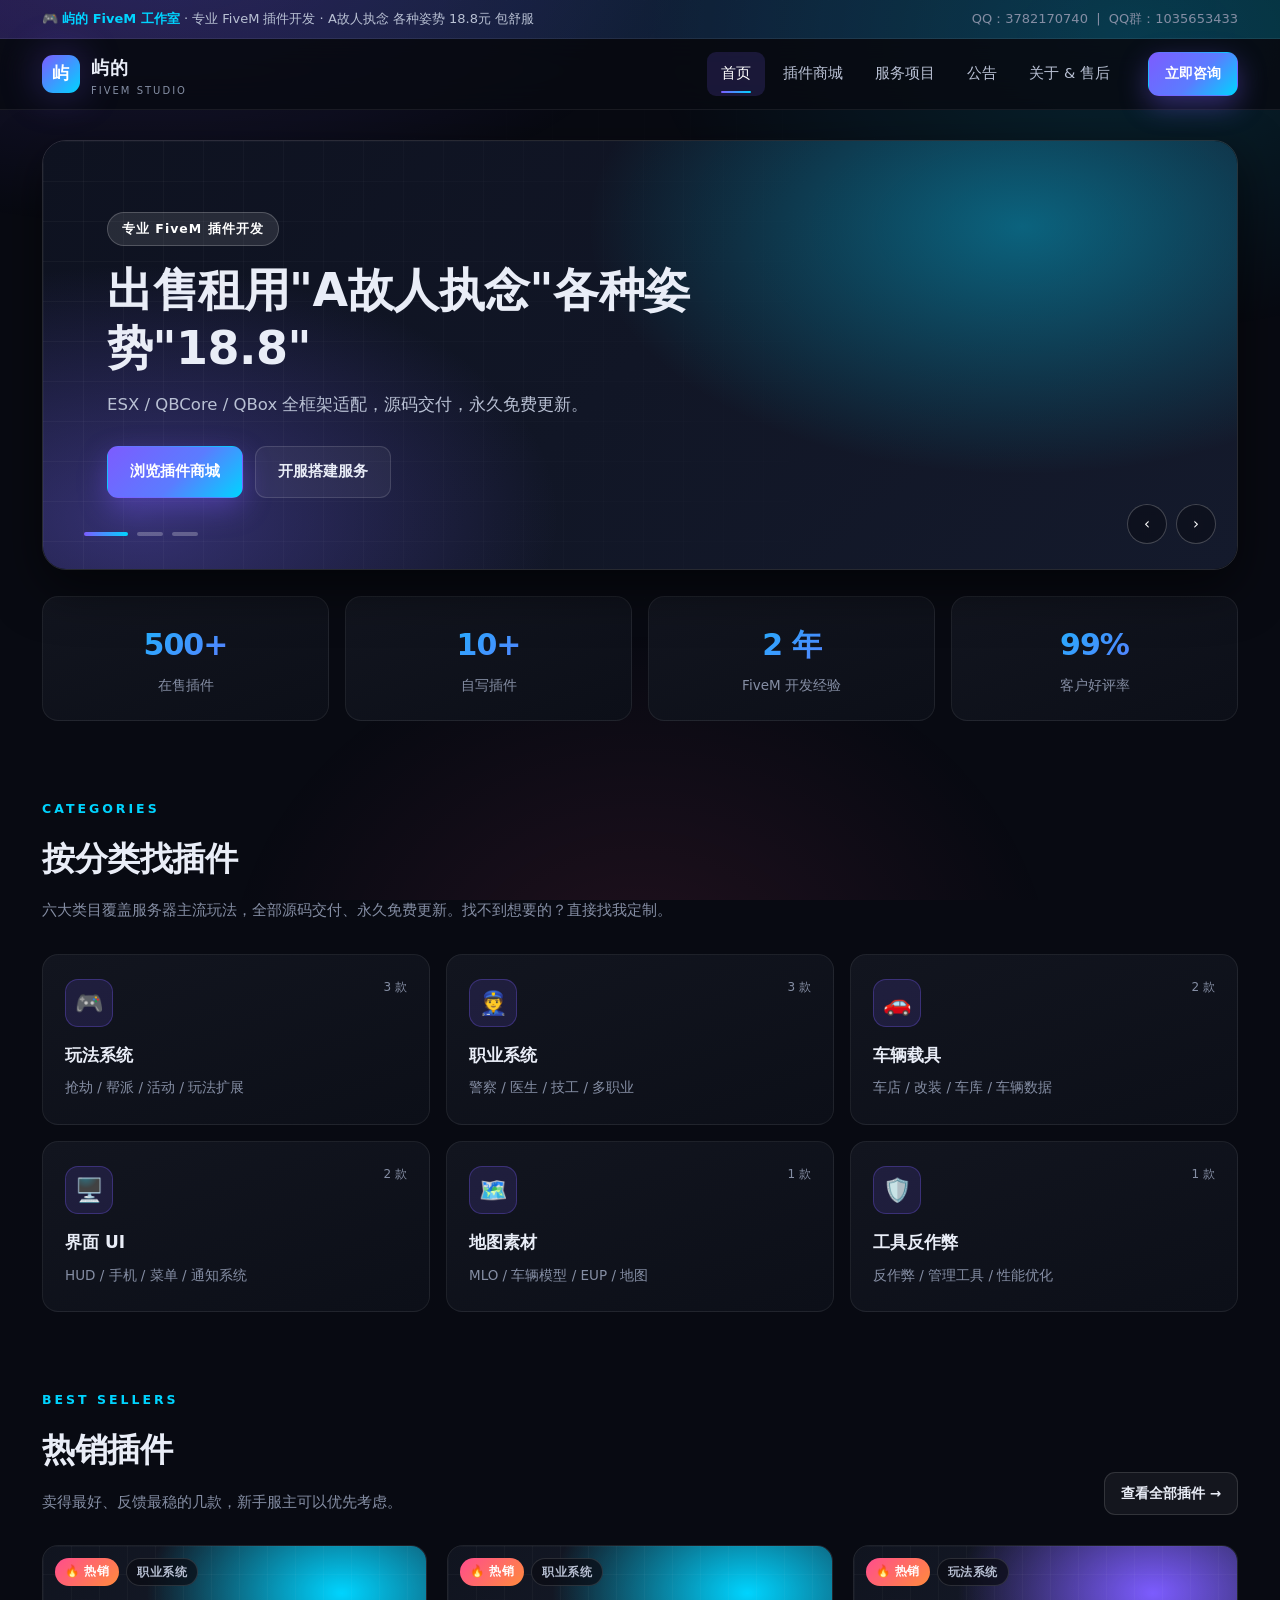
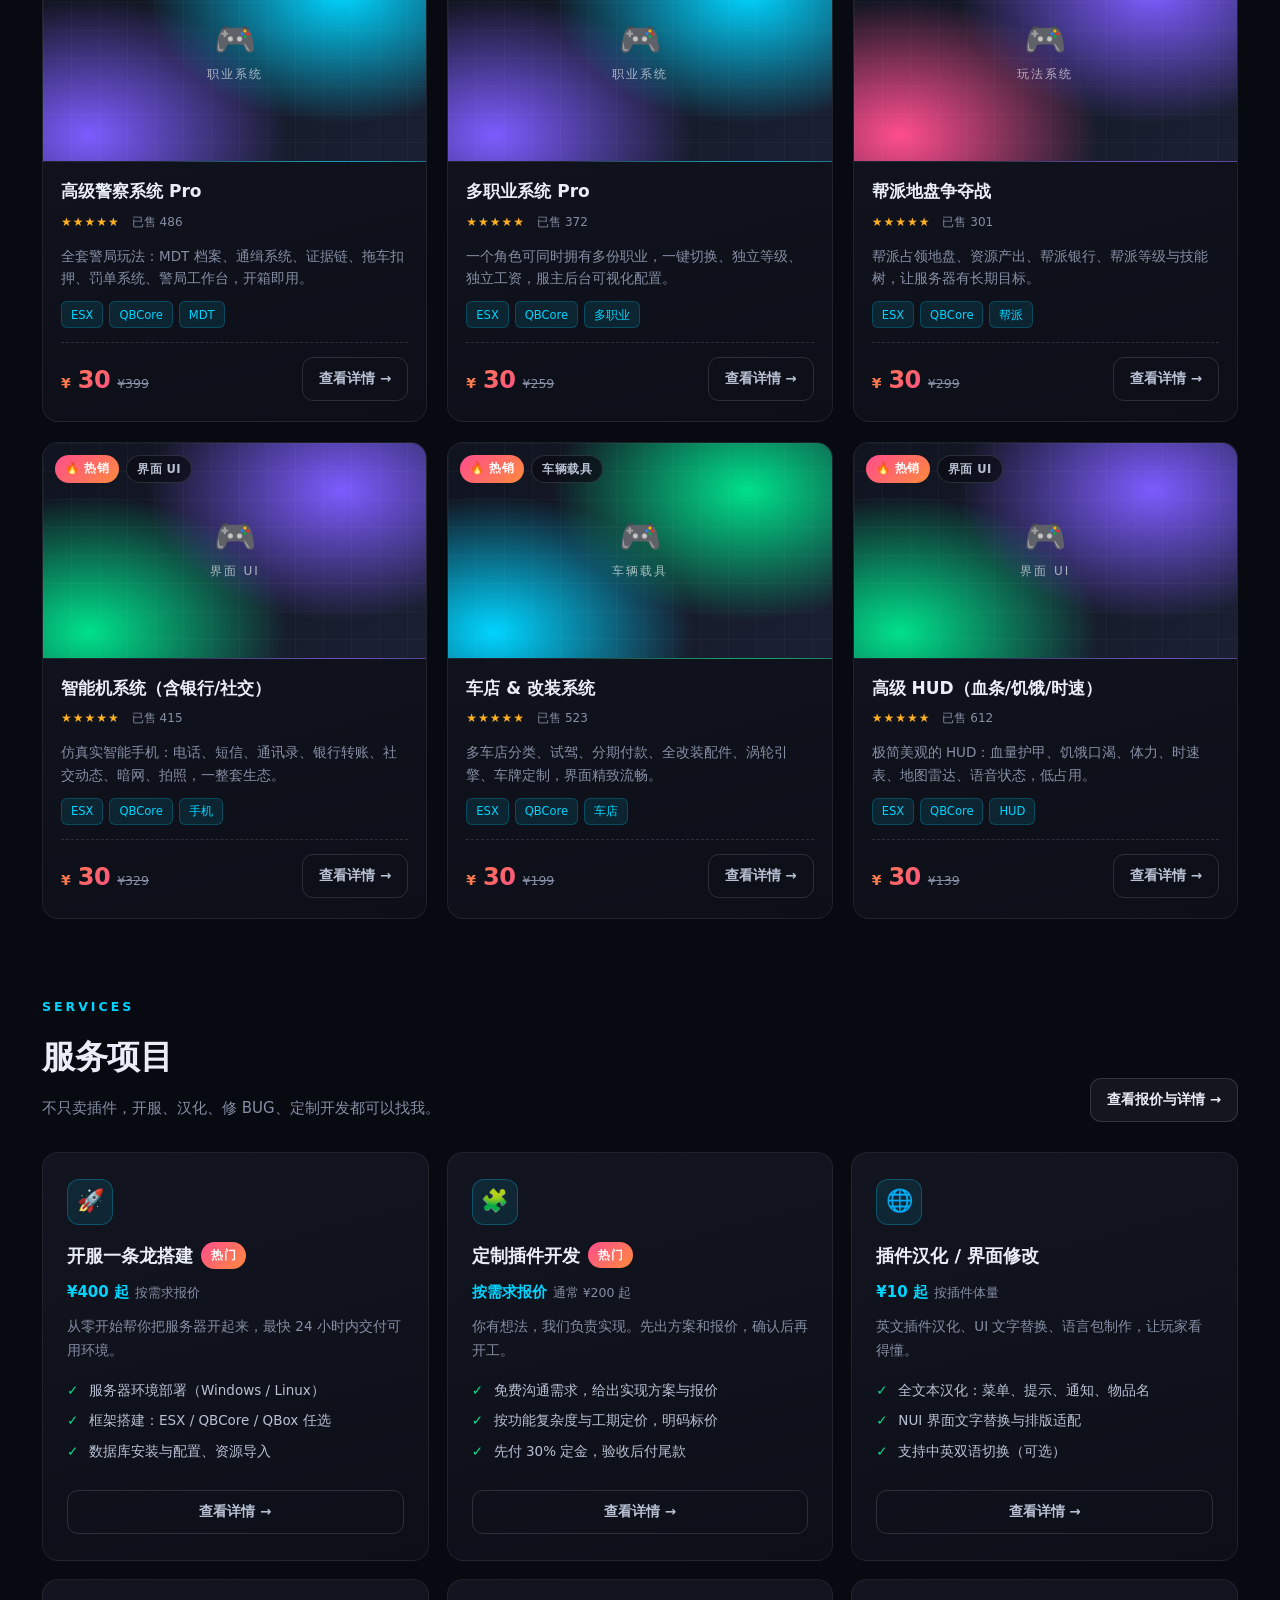
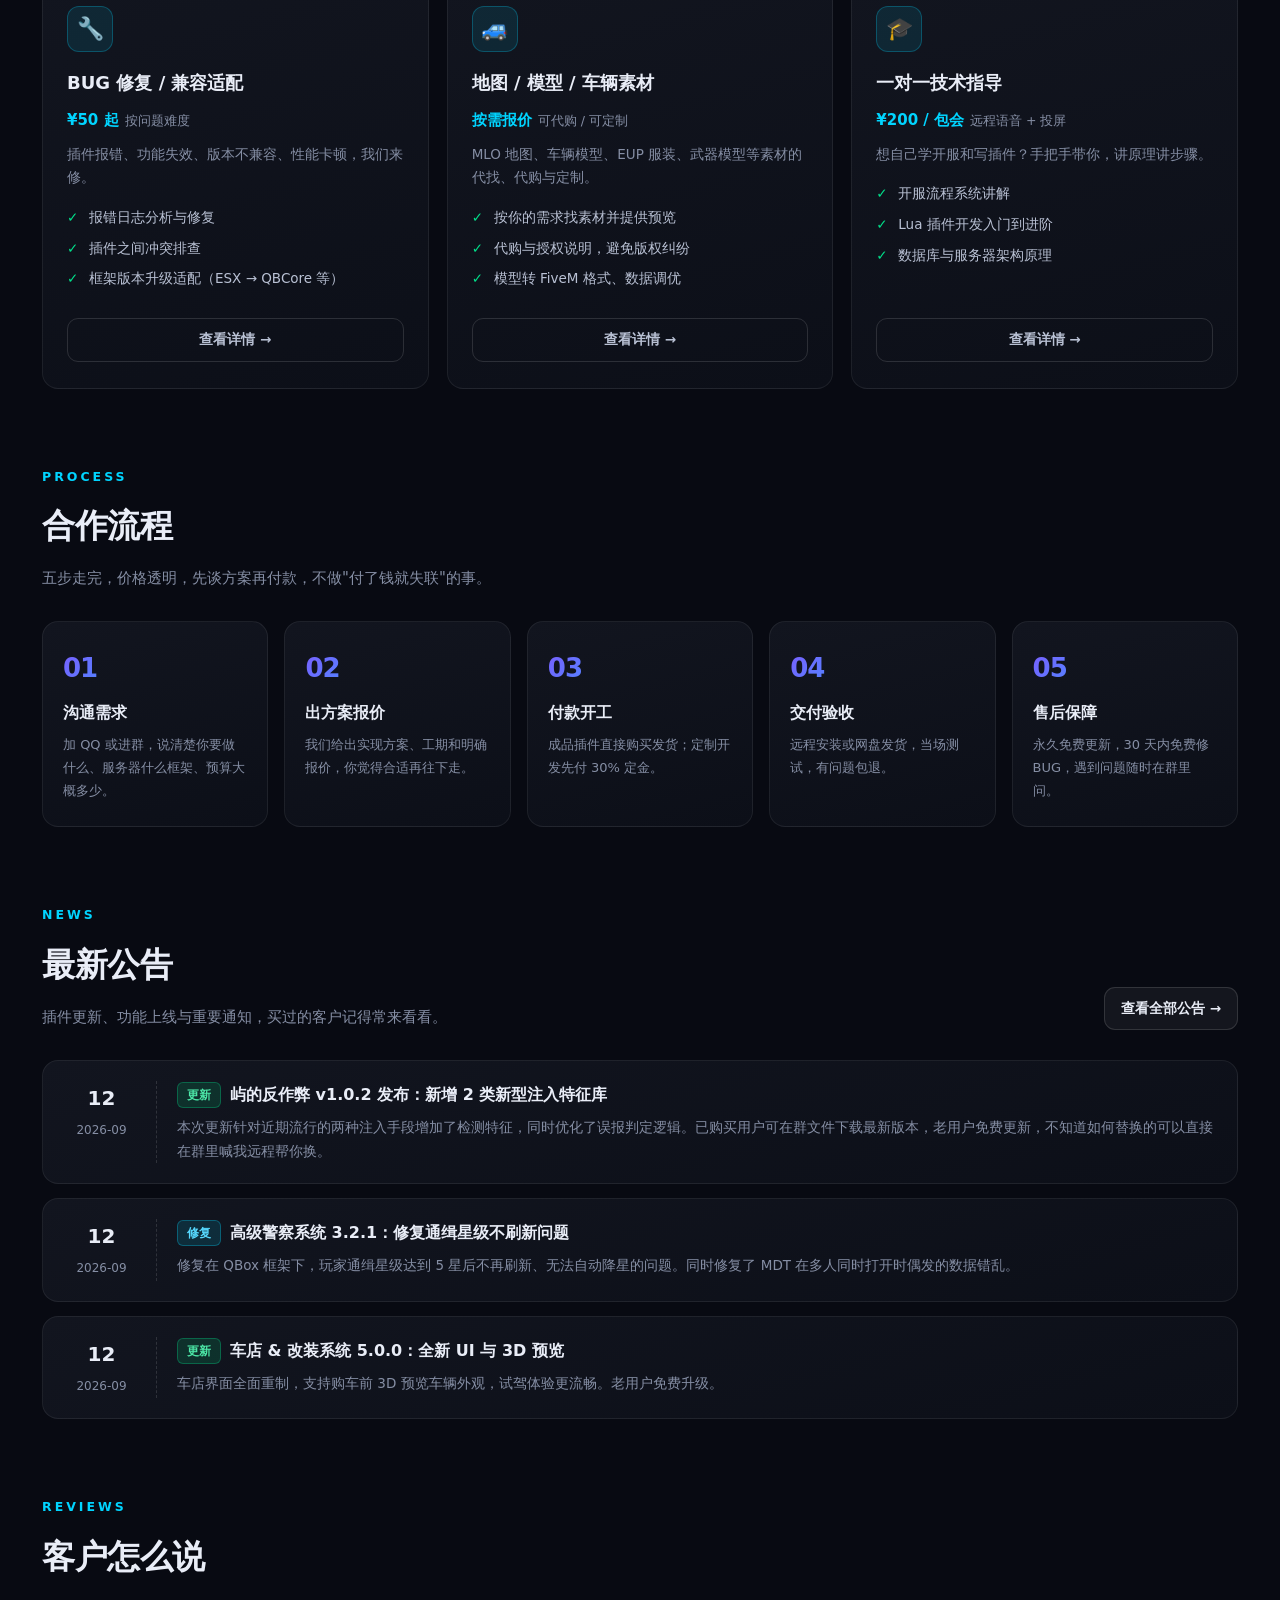
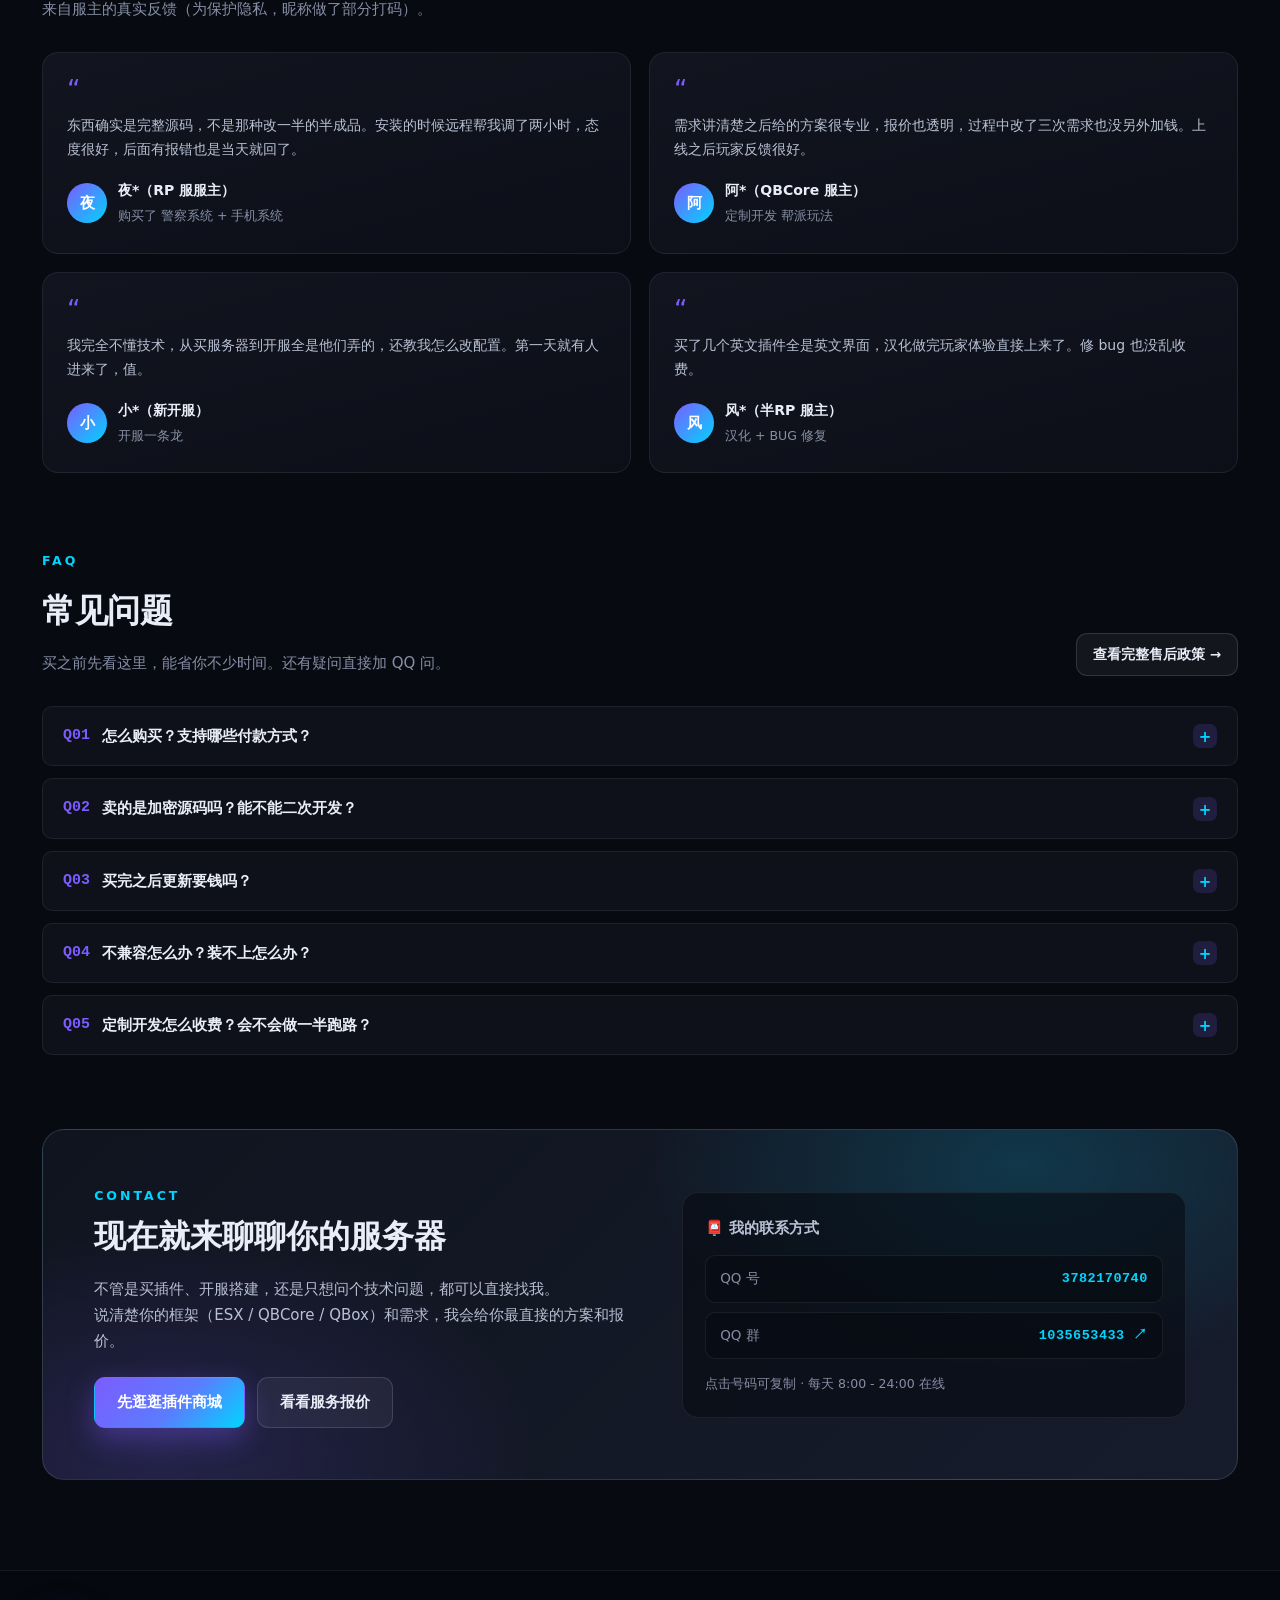
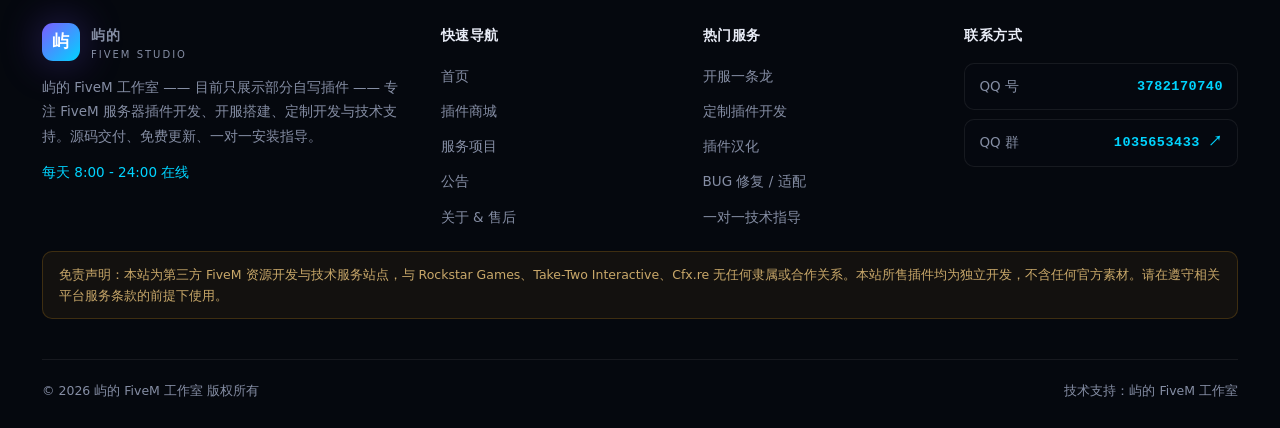
<file: 上传用/index.html>
<!DOCTYPE html>
<html lang="zh-CN">
<head>
<meta charset="UTF-8">
<meta name="viewport" content="width=device-width, initial-scale=1">
<title>屿的 FiveM 工作室 - FiveM 插件开发 | A.故人执念/.18.8一次 | 定制开发</title>
<meta name="description" content="屿的 FiveM 工作室：专业 FiveM 插件开发与售卖，支持 ESX / QBCore / QBox 全框架。提供开服一条龙搭建、定制插件开发、插件汉化、BUG 修复、地图模型素材与一对一技术指导。源码交付，永久免费更新。">
<meta name="keywords" content="FiveM插件,FiveM开服,Fivem服务器,QBCore插件,ESX插件,Fivem定制开发,Fivem汉化,FiveM插件购买">
<meta property="og:title" content="屿的 FiveM 工作室 - 专业 FiveM 插件开发与开服服务">
<meta property="og:description" content="ESX / QBCore / QBox 全框架插件，源码交付，永久免费更新，一对一远程安装。">
<meta property="og:type" content="website">
<link rel="icon" href="data:image/svg+xml,<svg xmlns='http://www.w3.org/2000/svg' viewBox='0 0 100 100'><rect width='100' height='100' rx='24' fill='%237c5cff'/><text x='50' y='70' font-size='58' text-anchor='middle' fill='white' font-family='sans-serif' font-weight='bold'>屿</text></svg>">
<link rel="stylesheet" href="assets/css/style.css">
</head>
<body data-page="home">
<div class="page">

  <div id="app-header"></div>

  <main>
    <!-- 轮播大图 -->
    <section class="slider" id="slider"></section>

    <!-- 数据 -->
    <div class="stats" id="stats"></div>

    <!-- 分类导航 -->
    <section class="section">
      <div class="container">
        <div class="section-head">
          <span class="kicker">CATEGORIES</span>
          <h2>按分类找插件</h2>
          <p>六大类目覆盖服务器主流玩法，全部源码交付、永久免费更新。找不到想要的？直接找我定制。</p>
        </div>
        <div class="cat-grid" id="cats"></div>
      </div>
    </section>

    <!-- 热门插件 -->
    <section class="section">
      <div class="container">
        <div class="section-head between">
          <div>
            <span class="kicker">BEST SELLERS</span>
            <h2>热销插件</h2>
            <p>卖得最好、反馈最稳的几款，新手服主可以优先考虑。</p>
          </div>
          <a class="btn btn-ghost btn-sm" href="plugins.html">查看全部插件 →</a>
        </div>
        <div class="plugin-grid" id="hot-plugins"></div>
      </div>
    </section>

    <!-- 服务项目 -->
    <section class="section">
      <div class="container">
        <div class="section-head between">
          <div>
            <span class="kicker">SERVICES</span>
            <h2>服务项目</h2>
            <p>不只卖插件，开服、汉化、修 BUG、定制开发都可以找我。</p>
          </div>
          <a class="btn btn-ghost btn-sm" href="services.html">查看报价与详情 →</a>
        </div>
        <div class="service-grid" id="services"></div>
      </div>
    </section>

    <!-- 服务流程 -->
    <section class="section">
      <div class="container">
        <div class="section-head">
          <span class="kicker">PROCESS</span>
          <h2>合作流程</h2>
          <p>五步走完，价格透明，先谈方案再付款，不做"付了钱就失联"的事。</p>
        </div>
        <div class="steps" id="steps"></div>
      </div>
    </section>

    <!-- 公告 -->
    <section class="section">
      <div class="container">
        <div class="section-head between">
          <div>
            <span class="kicker">NEWS</span>
            <h2>最新公告</h2>
            <p>插件更新、功能上线与重要通知，买过的客户记得常来看看。</p>
          </div>
          <a class="btn btn-ghost btn-sm" href="news.html">查看全部公告 →</a>
        </div>
        <div class="news-list" id="news"></div>
      </div>
    </section>

    <!-- 评价 -->
    <section class="section">
      <div class="container">
        <div class="section-head">
          <span class="kicker">REVIEWS</span>
          <h2>客户怎么说</h2>
          <p>来自服主的真实反馈（为保护隐私，昵称做了部分打码）。</p>
        </div>
        <div class="review-grid" id="reviews"></div>
      </div>
    </section>

    <!-- FAQ -->
    <section class="section">
      <div class="container">
        <div class="section-head between">
          <div>
            <span class="kicker">FAQ</span>
            <h2>常见问题</h2>
            <p>买之前先看这里，能省你不少时间。还有疑问直接加 QQ 问。</p>
          </div>
          <a class="btn btn-ghost btn-sm" href="about.html">查看完整售后政策 →</a>
        </div>
        <div class="acc" id="faq"></div>
      </div>
    </section>

    <!-- 联系 -->
    <section class="section" id="contact">
      <div class="container">
        <div class="contact-wrap">
          <div>
            <span class="kicker" style="color:var(--brand-2);letter-spacing:3px;font-weight:700;font-size:12.5px">CONTACT</span>
            <h2>现在就来聊聊你的服务器</h2>
            <p>不管是买插件、开服搭建，还是只想问个技术问题，都可以直接找我。<br>
              说清楚你的框架（ESX / QBCore / QBox）和需求，我会给你最直接的方案和报价。</p>
            <div style="display:flex;gap:12px;flex-wrap:wrap">
              <a class="btn btn-primary" href="plugins.html">先逛逛插件商城</a>
              <a class="btn btn-ghost" href="services.html">看看服务报价</a>
            </div>
          </div>
          <div class="qr-box">
            <h4>📮 我的联系方式</h4>
            <div id="contact-info"></div>
          </div>
        </div>
      </div>
    </section>
  </main>

  <div id="app-footer"></div>
</div>

<script src="assets/js/config.js"></script>
<script src="assets/js/data.js"></script>
<script src="assets/js/site.js"></script>
</body>
</html>
</file>
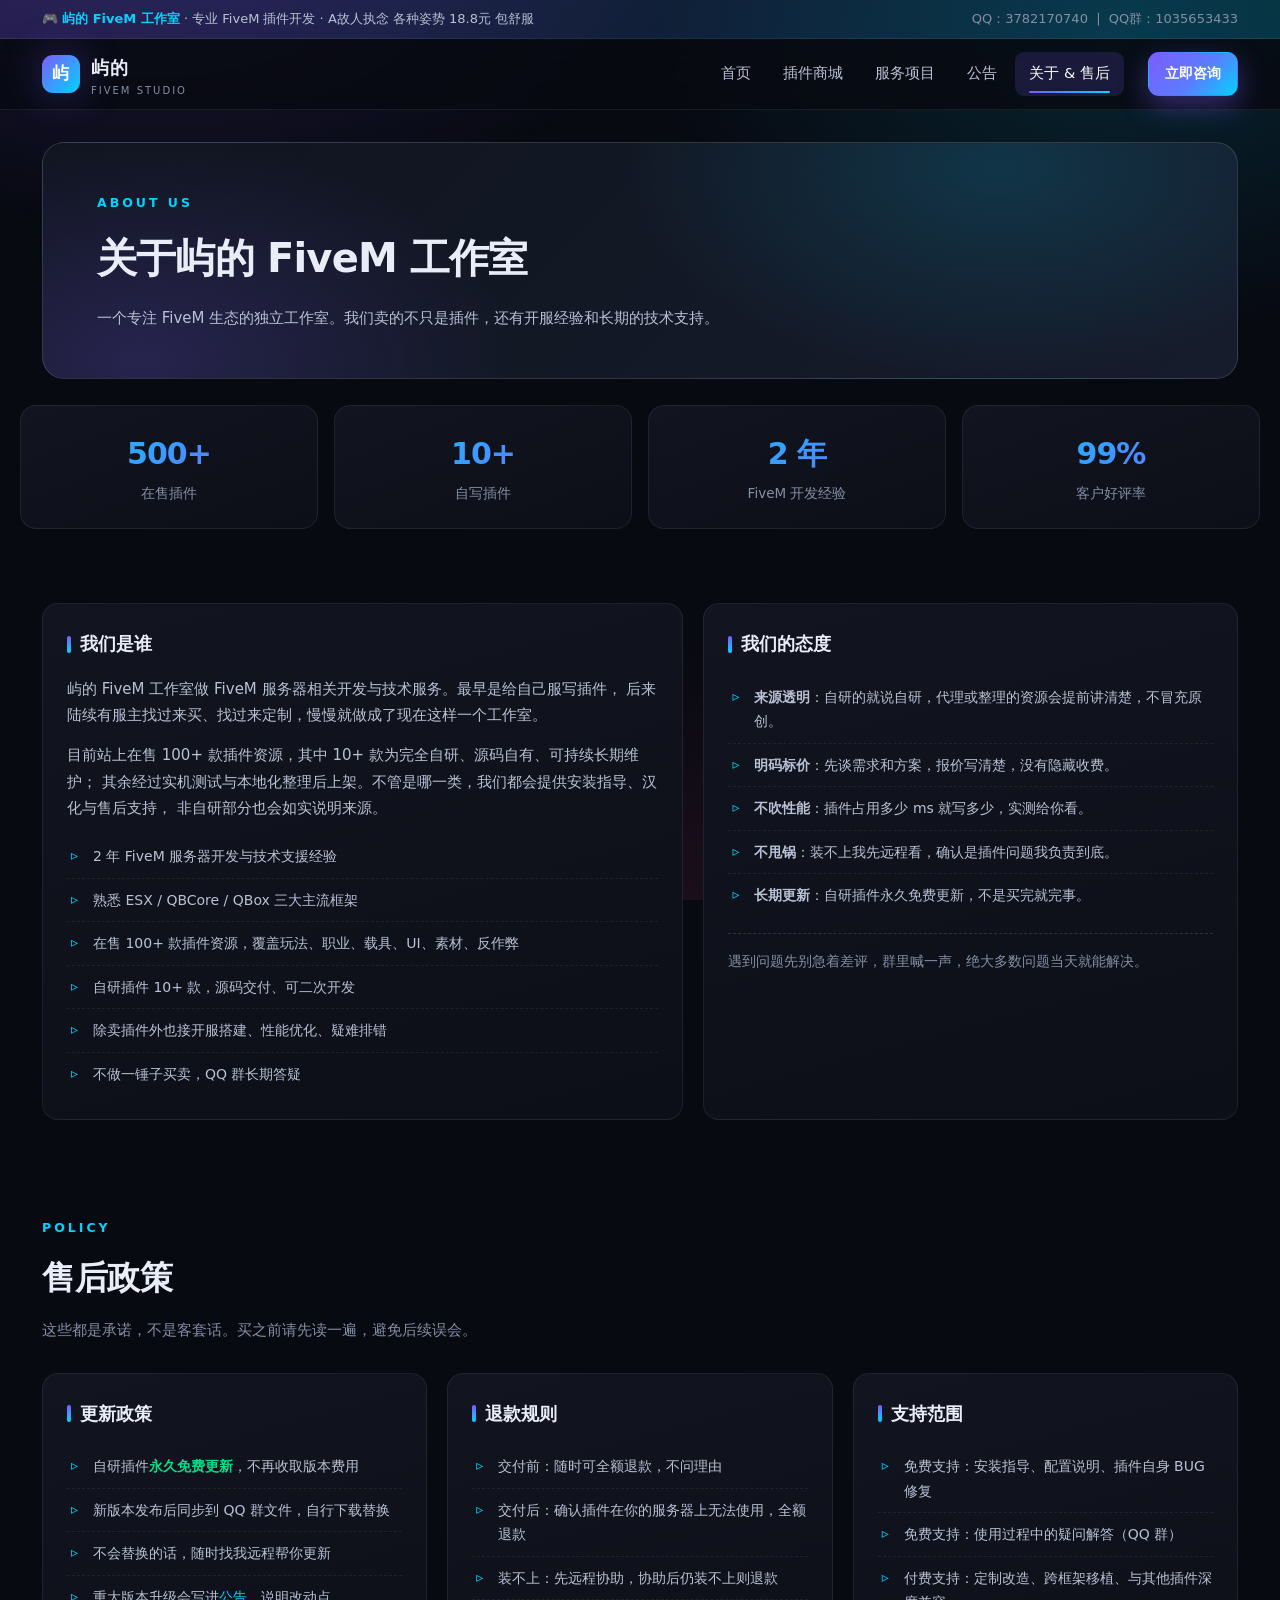
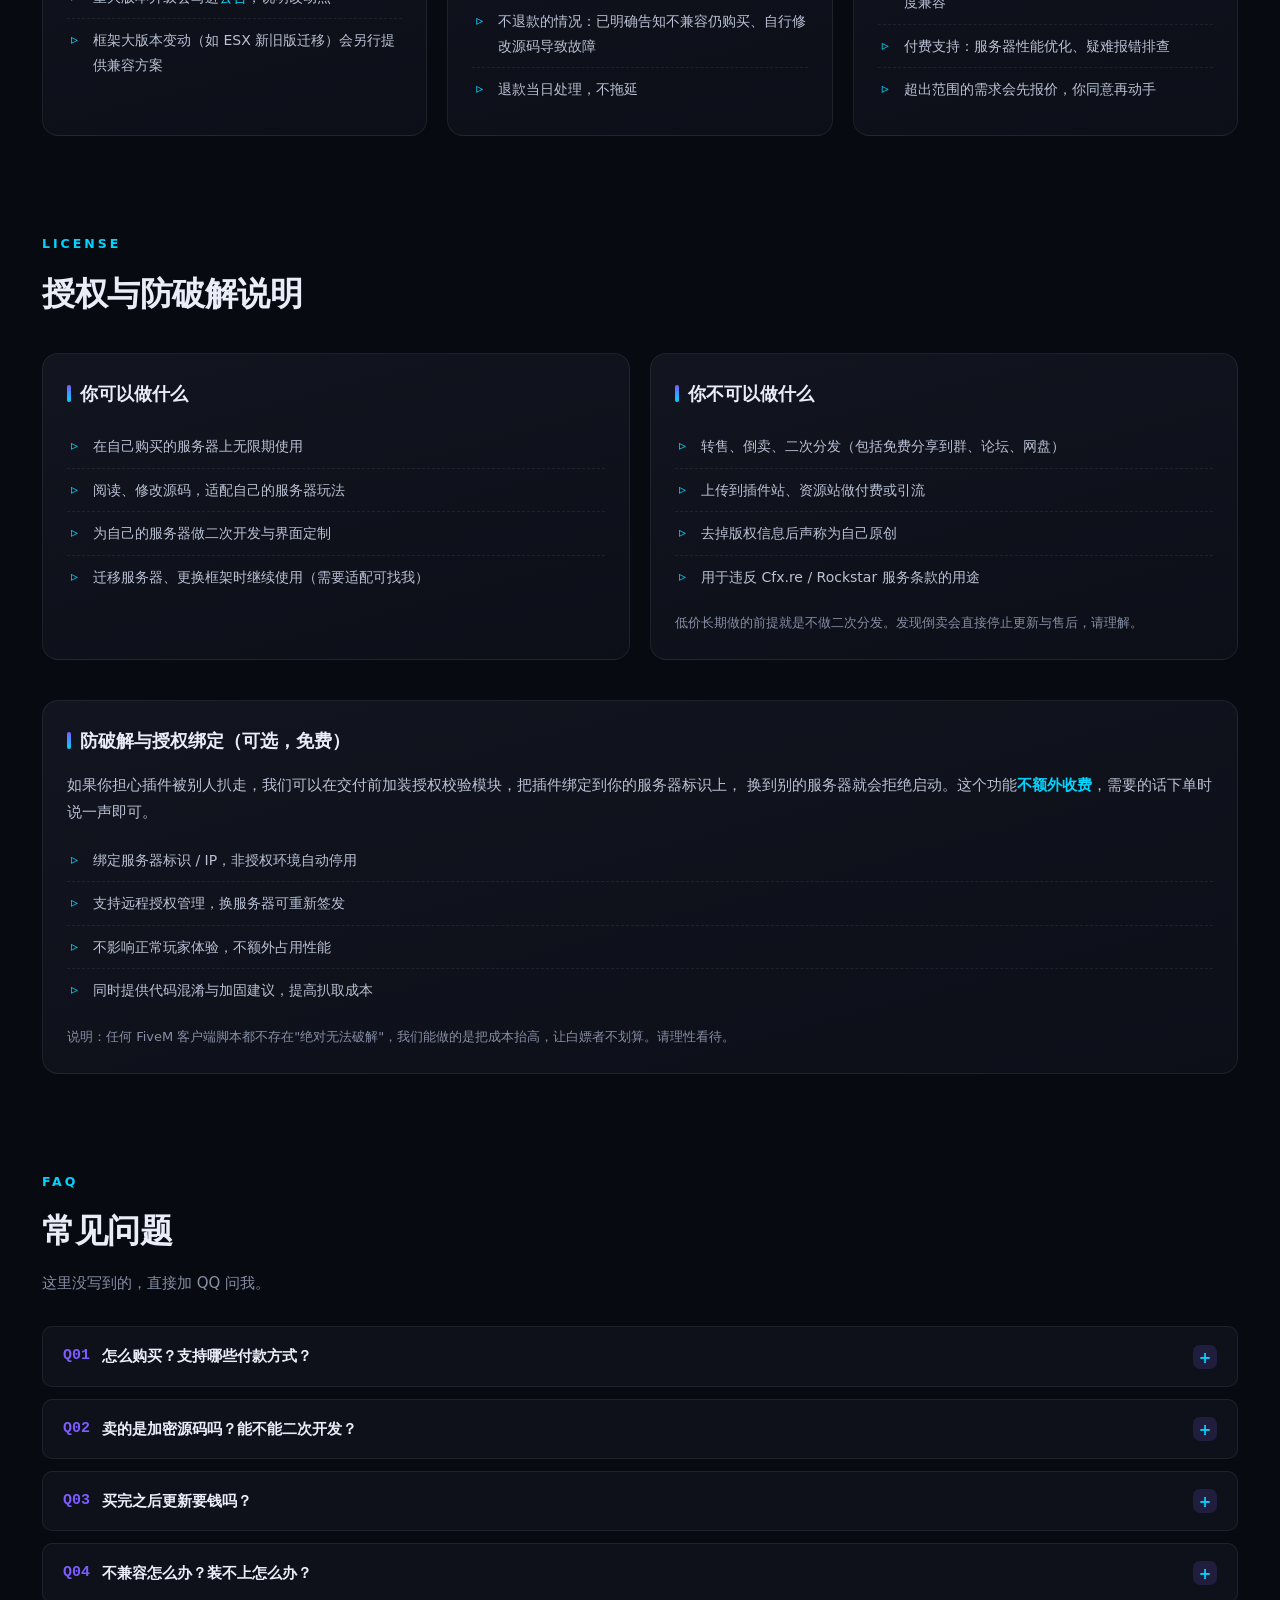
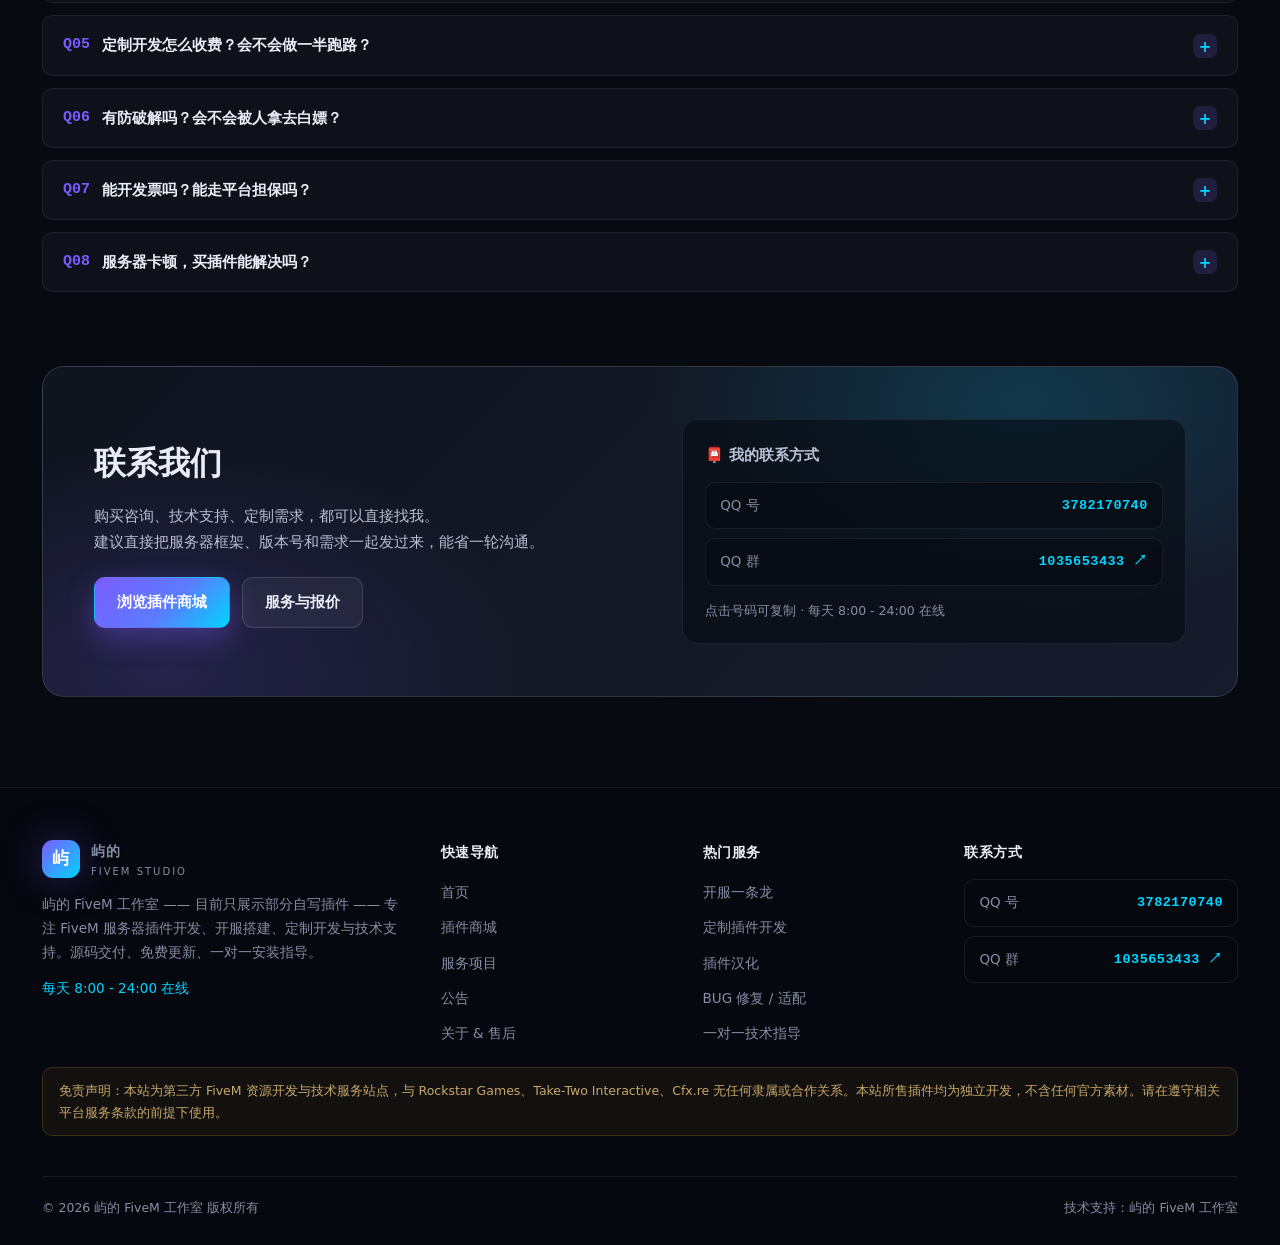
<file: 上传用/about.html>
<!DOCTYPE html>
<html lang="zh-CN">
<head>
<meta charset="UTF-8">
<meta name="viewport" content="width=device-width, initial-scale=1">
<title>关于我们与售后政策 - 屿的 FiveM 工作室</title>
<meta name="description" content="屿的 FiveM 工作室介绍、售后政策、授权与防破解说明、退款规则与常见问题解答。源码交付，永久免费更新，30 天内免费修 BUG。">
<link rel="icon" href="data:image/svg+xml,<svg xmlns='http://www.w3.org/2000/svg' viewBox='0 0 100 100'><rect width='100' height='100' rx='24' fill='%237c5cff'/><text x='50' y='70' font-size='58' text-anchor='middle' fill='white' font-family='sans-serif' font-weight='bold'>屿</text></svg>">
<link rel="stylesheet" href="assets/css/style.css">
</head>
<body data-page="about">
<div class="page">

  <div id="app-header"></div>

  <main>
    <div class="container">
      <div class="page-hero">
        <span class="kicker">ABOUT US</span>
        <h1>关于屿的 FiveM 工作室</h1>
        <p>一个专注 FiveM 生态的独立工作室。我们卖的不只是插件，还有开服经验和长期的技术支持。</p>
      </div>
    </div>

    <div class="stats" id="stats" style="margin-top:26px;padding:0"></div>

    <section class="section">
      <div class="container">
        <div class="plugin-grid" style="grid-template-columns:1.2fr 1fr">
          <div class="panel">
            <h3>我们是谁</h3>
            <p style="color:var(--txt-2);margin:0 0 14px">
              屿的 FiveM 工作室做 FiveM 服务器相关开发与技术服务。最早是给自己服写插件，
              后来陆续有服主找过来买、找过来定制，慢慢就做成了现在这样一个工作室。
            </p>
            <p style="color:var(--txt-2);margin:0 0 14px">
              目前站上在售 100+ 款插件资源，其中 10+ 款为完全自研、源码自有、可持续长期维护；
              其余经过实机测试与本地化整理后上架。不管是哪一类，我们都会提供安装指导、汉化与售后支持，
              非自研部分也会如实说明来源。
            </p>
            <ul class="feature-list">
              <li>2 年 FiveM 服务器开发与技术支援经验</li>
              <li>熟悉 ESX / QBCore / QBox 三大主流框架</li>
              <li>在售 100+ 款插件资源，覆盖玩法、职业、载具、UI、素材、反作弊</li>
              <li>自研插件 10+ 款，源码交付、可二次开发</li>
              <li>除卖插件外也接开服搭建、性能优化、疑难排错</li>
              <li>不做一锤子买卖，QQ 群长期答疑</li>
            </ul>
          </div>
          <div class="panel">
            <h3>我们的态度</h3>
            <ul class="feature-list">
              <li><b>来源透明</b>：自研的就说自研，代理或整理的资源会提前讲清楚，不冒充原创。</li>
              <li><b>明码标价</b>：先谈需求和方案，报价写清楚，没有隐藏收费。</li>
              <li><b>不吹性能</b>：插件占用多少 ms 就写多少，实测给你看。</li>
              <li><b>不甩锅</b>：装不上我先远程看，确认是插件问题我负责到底。</li>
              <li><b>长期更新</b>：自研插件永久免费更新，不是买完就完事。</li>
            </ul>
            <div style="margin-top:16px;padding-top:16px;border-top:1px dashed var(--line-2)">
              <p style="margin:0;color:var(--muted);font-size:13.5px">
                遇到问题先别急着差评，群里喊一声，绝大多数问题当天就能解决。
              </p>
            </div>
          </div>
        </div>
      </div>
    </section>

    <section class="section">
      <div class="container">
        <div class="section-head">
          <span class="kicker">POLICY</span>
          <h2>售后政策</h2>
          <p>这些都是承诺，不是客套话。买之前请先读一遍，避免后续误会。</p>
        </div>
        <div class="plugin-grid" style="grid-template-columns:repeat(3,1fr)">
          <div class="panel">
            <h3>更新政策</h3>
            <ul class="feature-list">
              <li>自研插件<b style="color:var(--ok)">永久免费更新</b>，不再收取版本费用</li>
              <li>新版本发布后同步到 QQ 群文件，自行下载替换</li>
              <li>不会替换的话，随时找我远程帮你更新</li>
              <li>重大版本升级会写进<a href="news.html" style="color:var(--brand-2)">公告</a>，说明改动点</li>
              <li>框架大版本变动（如 ESX 新旧版迁移）会另行提供兼容方案</li>
            </ul>
          </div>
          <div class="panel">
            <h3>退款规则</h3>
            <ul class="feature-list">
              <li>交付前：随时可全额退款，不问理由</li>
              <li>交付后：确认插件在你的服务器上无法使用，全额退款</li>
              <li>装不上：先远程协助，协助后仍装不上则退款</li>
              <li>不退款的情况：已明确告知不兼容仍购买、自行修改源码导致故障</li>
              <li>退款当日处理，不拖延</li>
            </ul>
          </div>
          <div class="panel">
            <h3>支持范围</h3>
            <ul class="feature-list">
              <li>免费支持：安装指导、配置说明、插件自身 BUG 修复</li>
              <li>免费支持：使用过程中的疑问解答（QQ 群）</li>
              <li>付费支持：定制改造、跨框架移植、与其他插件深度兼容</li>
              <li>付费支持：服务器性能优化、疑难报错排查</li>
              <li>超出范围的需求会先报价，你同意再动手</li>
            </ul>
          </div>
        </div>
      </div>
    </section>

    <section class="section">
      <div class="container">
        <div class="section-head">
          <span class="kicker">LICENSE</span>
          <h2>授权与防破解说明</h2>
        </div>
        <div class="plugin-grid" style="grid-template-columns:1fr 1fr">
          <div class="panel">
            <h3>你可以做什么</h3>
            <ul class="feature-list">
              <li>在自己购买的服务器上无限期使用</li>
              <li>阅读、修改源码，适配自己的服务器玩法</li>
              <li>为自己的服务器做二次开发与界面定制</li>
              <li>迁移服务器、更换框架时继续使用（需要适配可找我）</li>
            </ul>
          </div>
          <div class="panel">
            <h3>你不可以做什么</h3>
            <ul class="feature-list">
              <li>转售、倒卖、二次分发（包括免费分享到群、论坛、网盘）</li>
              <li>上传到插件站、资源站做付费或引流</li>
              <li>去掉版权信息后声称为自己原创</li>
              <li>用于违反 Cfx.re / Rockstar 服务条款的用途</li>
            </ul>
            <p style="margin:14px 0 0;color:var(--muted);font-size:13px">
              低价长期做的前提就是不做二次分发。发现倒卖会直接停止更新与售后，请理解。
            </p>
          </div>
        </div>

        <div class="panel" style="margin-top:20px">
          <h3>防破解与授权绑定（可选，免费）</h3>
          <p style="margin:0 0 14px;color:var(--txt-2)">
            如果你担心插件被别人扒走，我们可以在交付前加装授权校验模块，把插件绑定到你的服务器标识上，
            换到别的服务器就会拒绝启动。这个功能<b style="color:var(--brand-2)">不额外收费</b>，需要的话下单时说一声即可。
          </p>
          <ul class="feature-list">
            <li>绑定服务器标识 / IP，非授权环境自动停用</li>
            <li>支持远程授权管理，换服务器可重新签发</li>
            <li>不影响正常玩家体验，不额外占用性能</li>
            <li>同时提供代码混淆与加固建议，提高扒取成本</li>
          </ul>
          <p style="margin:14px 0 0;color:var(--muted);font-size:13px">
            说明：任何 FiveM 客户端脚本都不存在"绝对无法破解"，我们能做的是把成本抬高，让白嫖者不划算。请理性看待。
          </p>
        </div>
      </div>
    </section>

    <section class="section">
      <div class="container">
        <div class="section-head">
          <span class="kicker">FAQ</span>
          <h2>常见问题</h2>
          <p>这里没写到的，直接加 QQ 问我。</p>
        </div>
        <div class="acc" id="faq"></div>
      </div>
    </section>

    <section class="section">
      <div class="container">
        <div class="contact-wrap">
          <div>
            <h2>联系我们</h2>
            <p>购买咨询、技术支持、定制需求，都可以直接找我。<br>
              建议直接把服务器框架、版本号和需求一起发过来，能省一轮沟通。</p>
            <div style="display:flex;gap:12px;flex-wrap:wrap">
              <a class="btn btn-primary" href="plugins.html">浏览插件商城</a>
              <a class="btn btn-ghost" href="services.html">服务与报价</a>
            </div>
          </div>
          <div class="qr-box">
            <h4>📮 我的联系方式</h4>
            <div id="contact-info"></div>
          </div>
        </div>
      </div>
    </section>
  </main>

  <div id="app-footer"></div>
</div>

<script src="assets/js/config.js"></script>
<script src="assets/js/data.js"></script>
<script src="assets/js/site.js"></script>
</body>
</html>
</file>
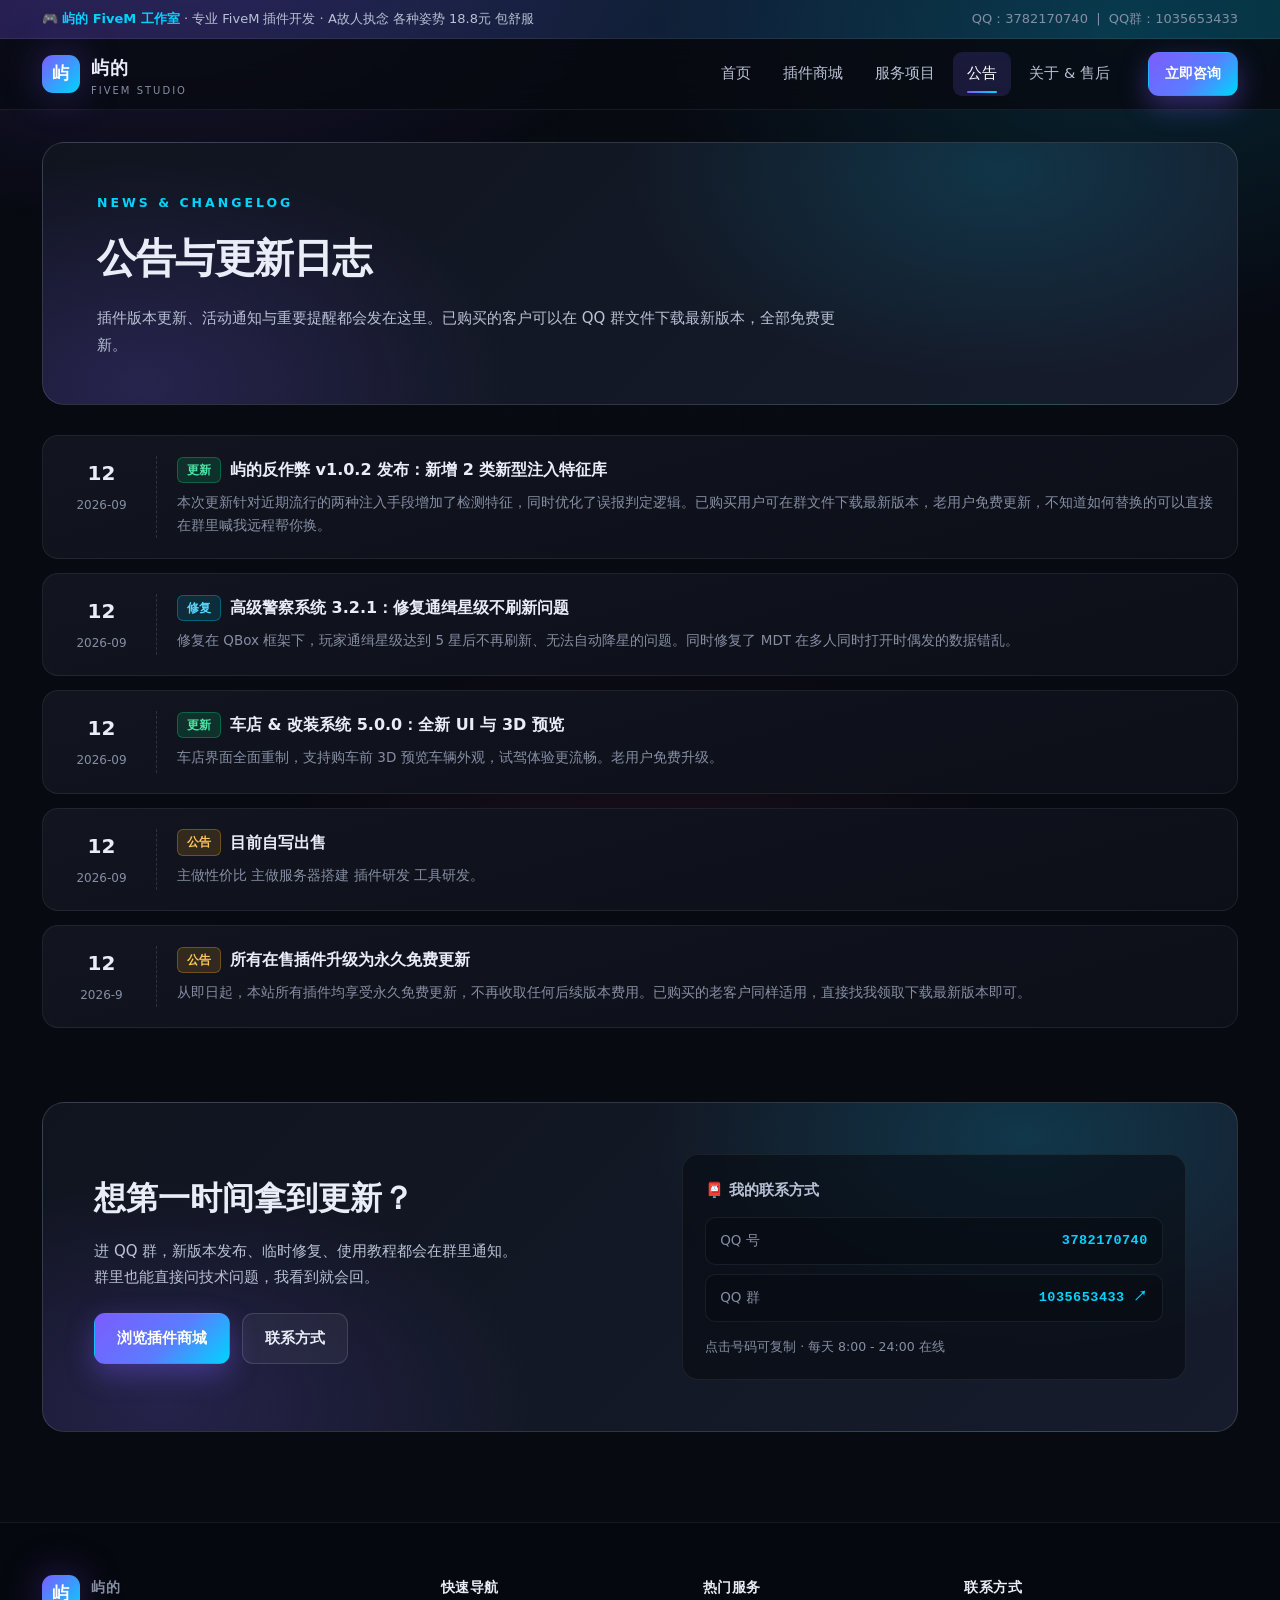
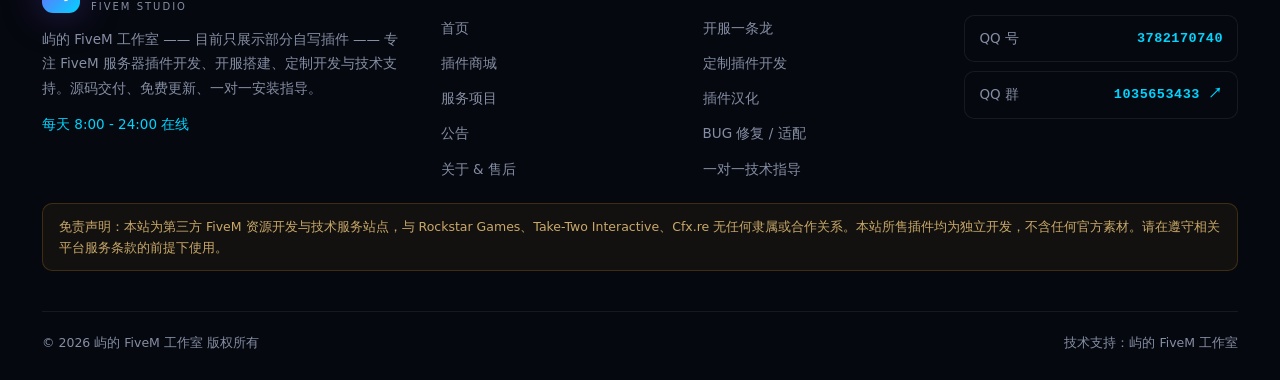
<file: 上传用/news.html>
<!DOCTYPE html>
<html lang="zh-CN">
<head>
<meta charset="UTF-8">
<meta name="viewport" content="width=device-width, initial-scale=1">
<title>公告与更新日志 - 屿的 FiveM 工作室</title>
<meta name="description" content="屿的 FiveM 工作室公告、插件更新日志与重要通知。">
<link rel="icon" href="data:image/svg+xml,<svg xmlns='http://www.w3.org/2000/svg' viewBox='0 0 100 100'><rect width='100' height='100' rx='24' fill='%237c5cff'/><text x='50' y='70' font-size='58' text-anchor='middle' fill='white' font-family='sans-serif' font-weight='bold'>屿</text></svg>">
<link rel="stylesheet" href="assets/css/style.css">
</head>
<body data-page="news">
<div class="page">

  <div id="app-header"></div>

  <main>
    <div class="container">
      <div class="page-hero">
        <span class="kicker">NEWS &amp; CHANGELOG</span>
        <h1>公告与更新日志</h1>
        <p>插件版本更新、活动通知与重要提醒都会发在这里。已购买的客户可以在 QQ 群文件下载最新版本，全部免费更新。</p>
      </div>
    </div>

    <section class="section" style="padding-top:30px">
      <div class="container">
        <div class="news-list" id="news-list"></div>
      </div>
    </section>

    <section class="section">
      <div class="container">
        <div class="contact-wrap">
          <div>
            <h2>想第一时间拿到更新？</h2>
            <p>进 QQ 群，新版本发布、临时修复、使用教程都会在群里通知。<br>
              群里也能直接问技术问题，我看到就会回。</p>
            <div style="display:flex;gap:12px;flex-wrap:wrap">
              <a class="btn btn-primary" href="plugins.html">浏览插件商城</a>
              <a class="btn btn-ghost" href="index.html#contact">联系方式</a>
            </div>
          </div>
          <div class="qr-box">
            <h4>📮 我的联系方式</h4>
            <div id="contact-info"></div>
          </div>
        </div>
      </div>
    </section>
  </main>

  <div id="app-footer"></div>
</div>

<script src="assets/js/config.js"></script>
<script src="assets/js/data.js"></script>
<script src="assets/js/site.js"></script>
</body>
</html>
</file>
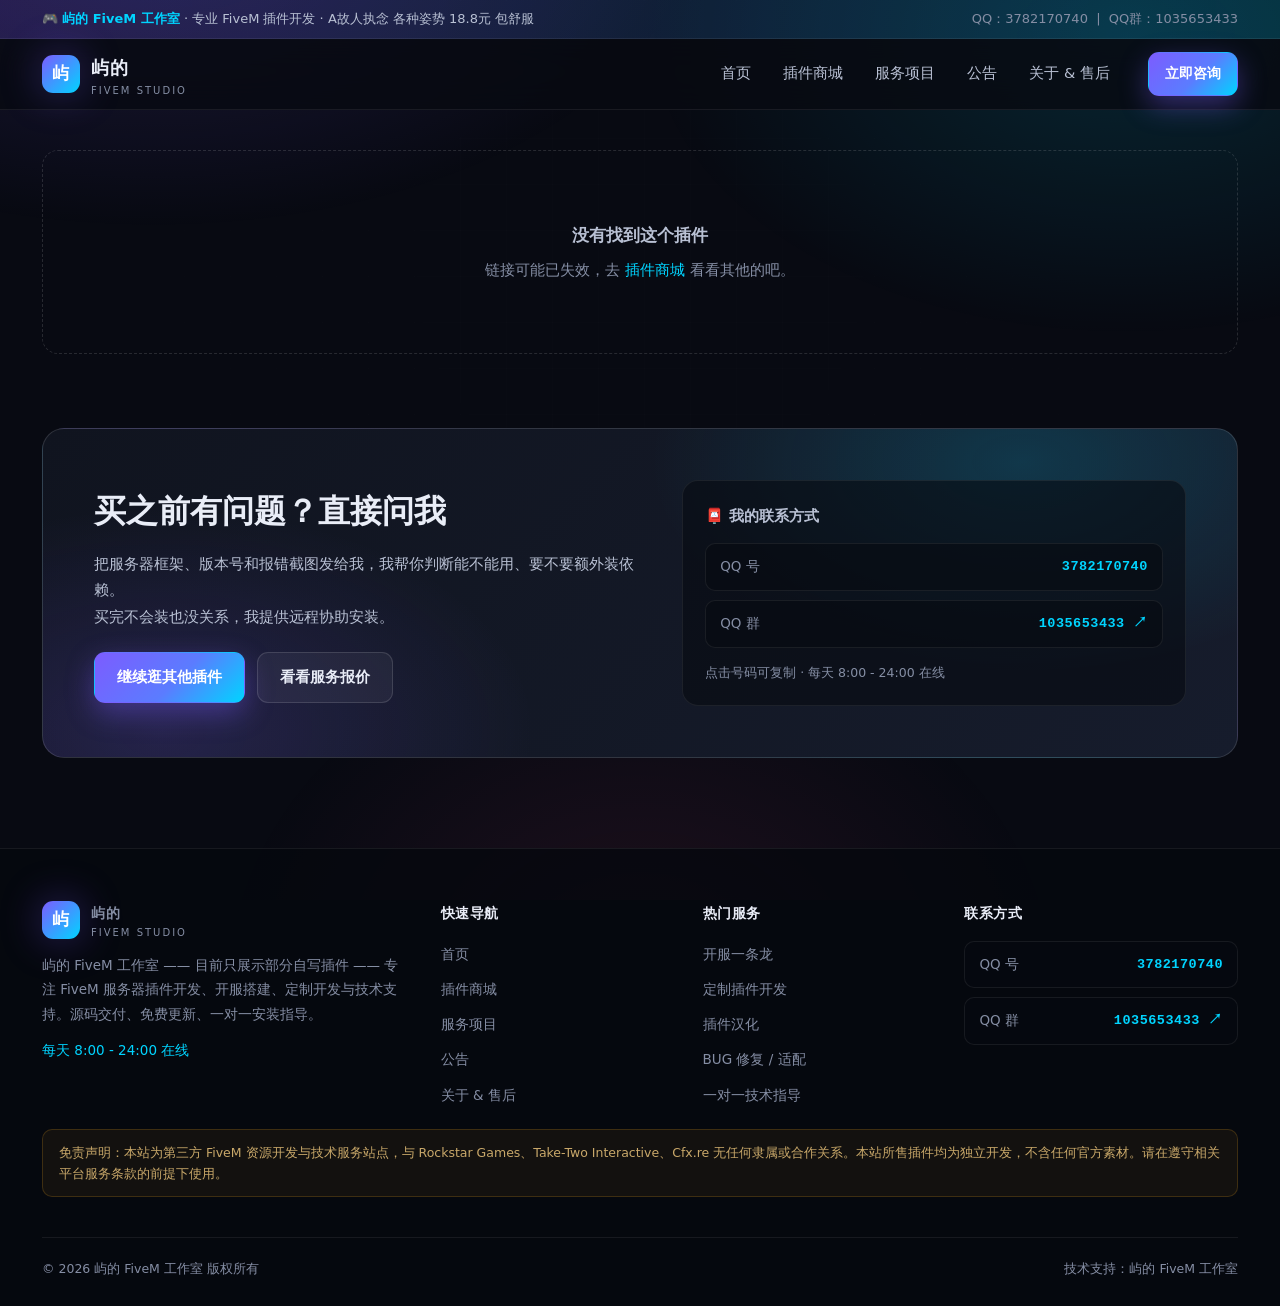
<file: 上传用/plugin.html>
<!DOCTYPE html>
<html lang="zh-CN">
<head>
<meta charset="UTF-8">
<meta name="viewport" content="width=device-width, initial-scale=1">
<title>插件详情 - 屿的 FiveM 工作室</title>
<meta name="description" content="屿的 FiveM 工作室插件详情：功能说明、插件参数、截图与视频预览、交付内容、更新日志与售后保障。">
<link rel="icon" href="data:image/svg+xml,<svg xmlns='http://www.w3.org/2000/svg' viewBox='0 0 100 100'><rect width='100' height='100' rx='24' fill='%237c5cff'/><text x='50' y='70' font-size='58' text-anchor='middle' fill='white' font-family='sans-serif' font-weight='bold'>屿</text></svg>">
<link rel="stylesheet" href="assets/css/style.css">
</head>
<body data-page="plugin">
<div class="page">

  <div id="app-header"></div>

  <main>
    <div class="container">
      <div id="detail"></div>
    </div>

    <section class="section">
      <div class="container">
        <div class="contact-wrap">
          <div>
            <h2>买之前有问题？直接问我</h2>
            <p>把服务器框架、版本号和报错截图发给我，我帮你判断能不能用、要不要额外装依赖。<br>
              买完不会装也没关系，我提供远程协助安装。</p>
            <div style="display:flex;gap:12px;flex-wrap:wrap">
              <a class="btn btn-primary" href="plugins.html">继续逛其他插件</a>
              <a class="btn btn-ghost" href="services.html">看看服务报价</a>
            </div>
          </div>
          <div class="qr-box">
            <h4>📮 我的联系方式</h4>
            <div id="contact-info"></div>
          </div>
        </div>
      </div>
    </section>
  </main>

  <div id="app-footer"></div>
</div>

<script src="assets/js/config.js"></script>
<script src="assets/js/data.js"></script>
<script src="assets/js/site.js"></script>
</body>
</html>
</file>
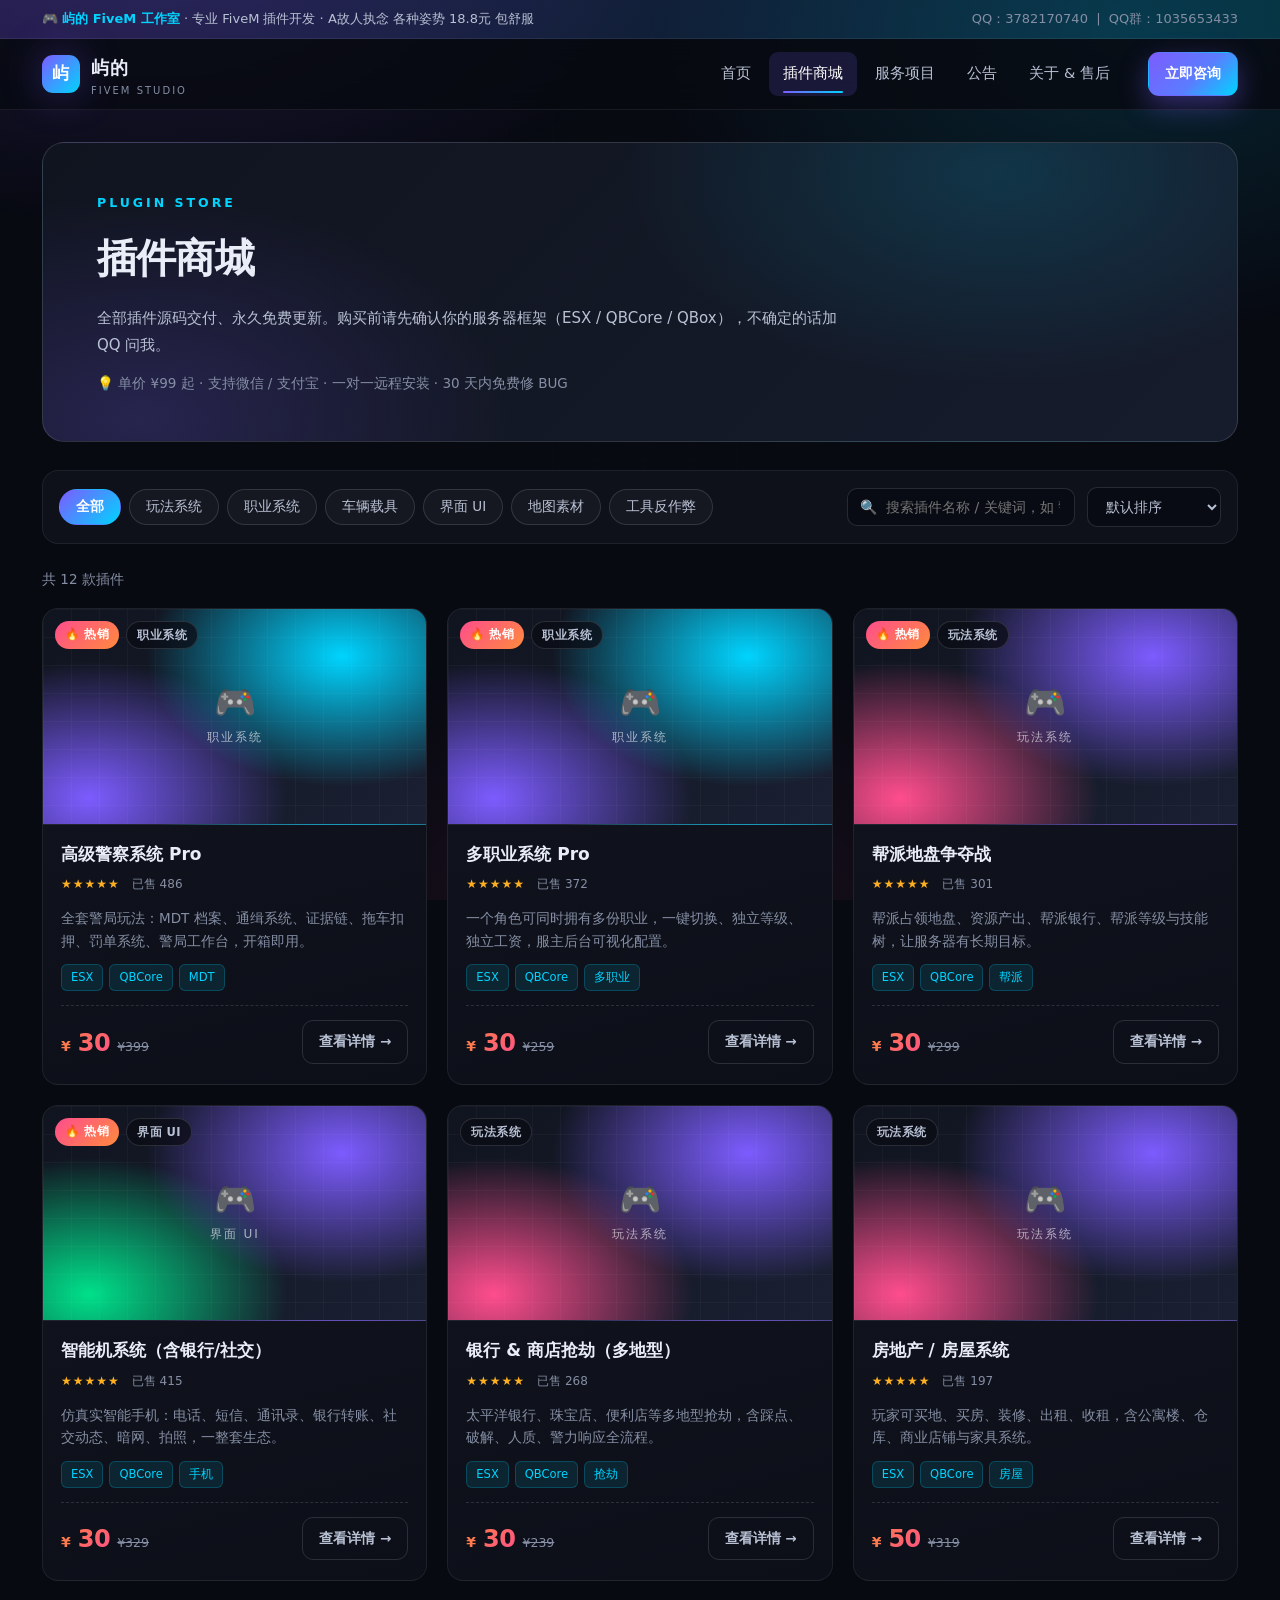
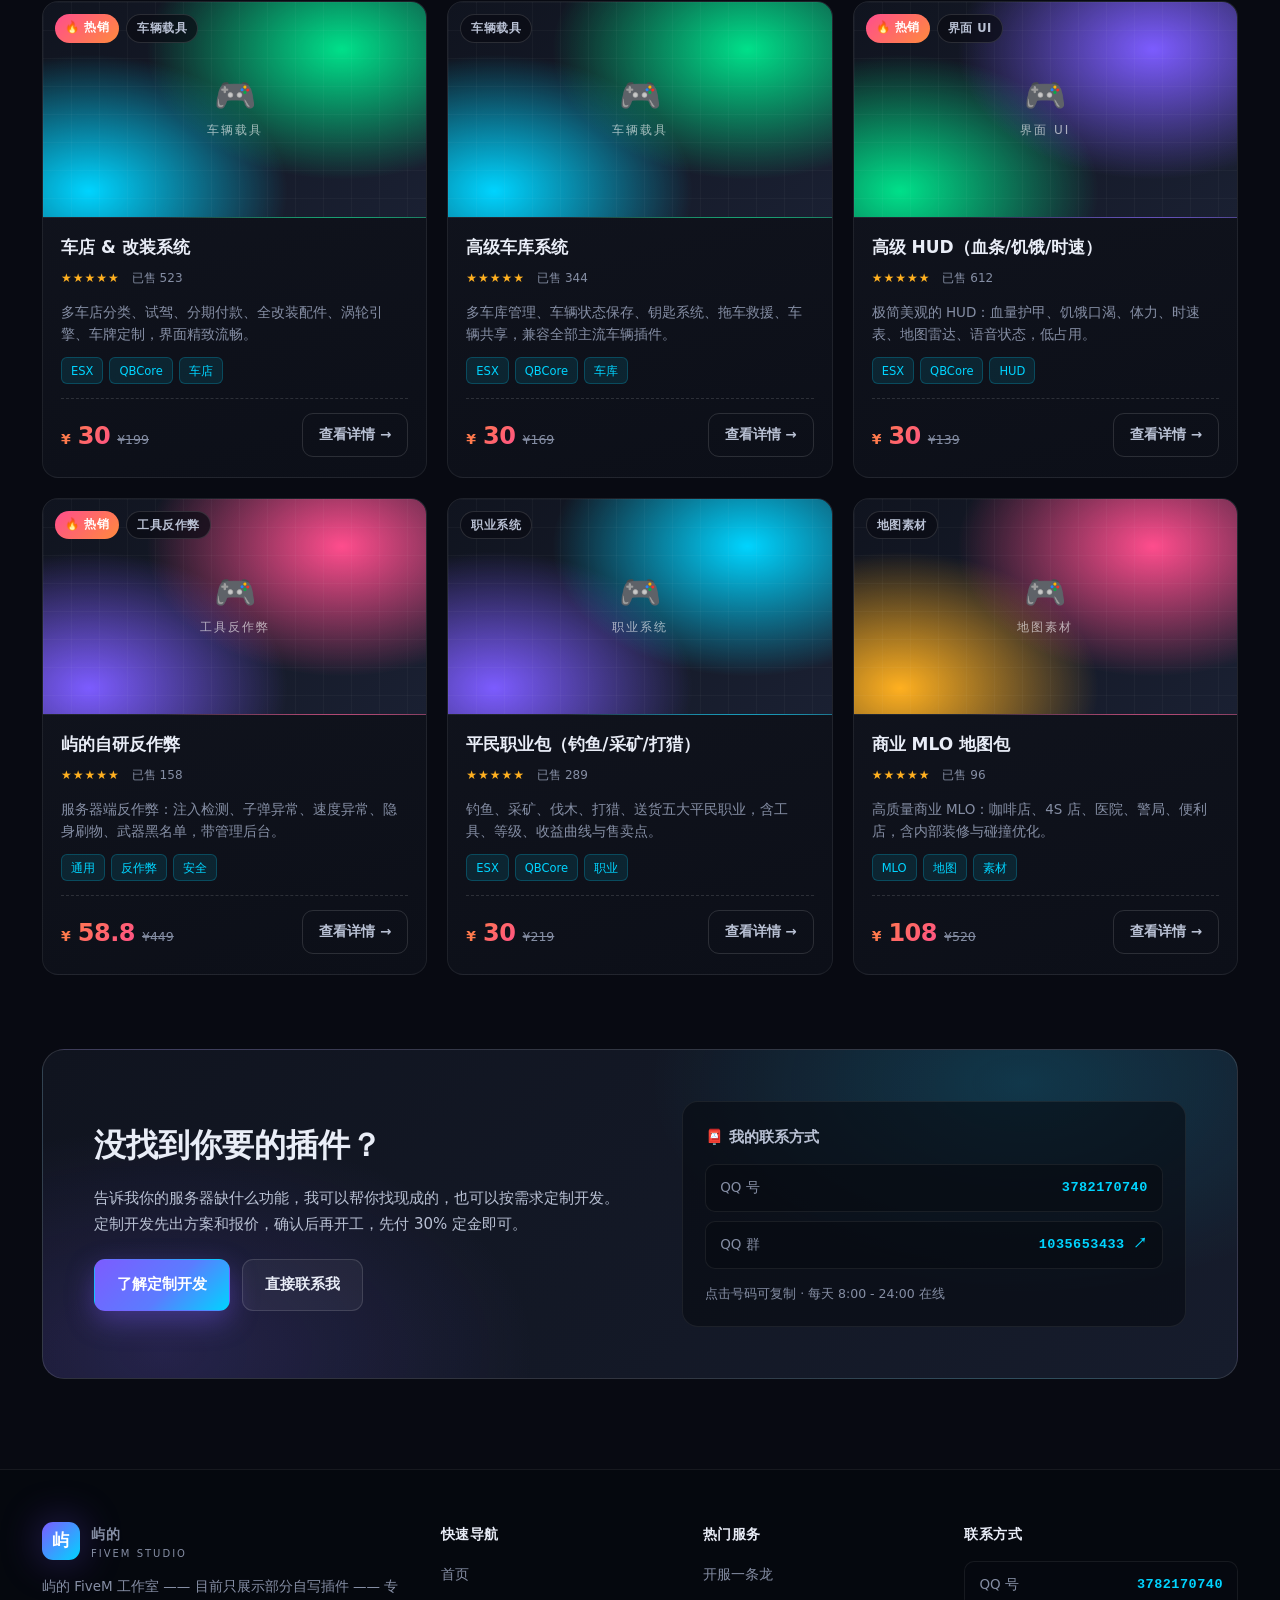
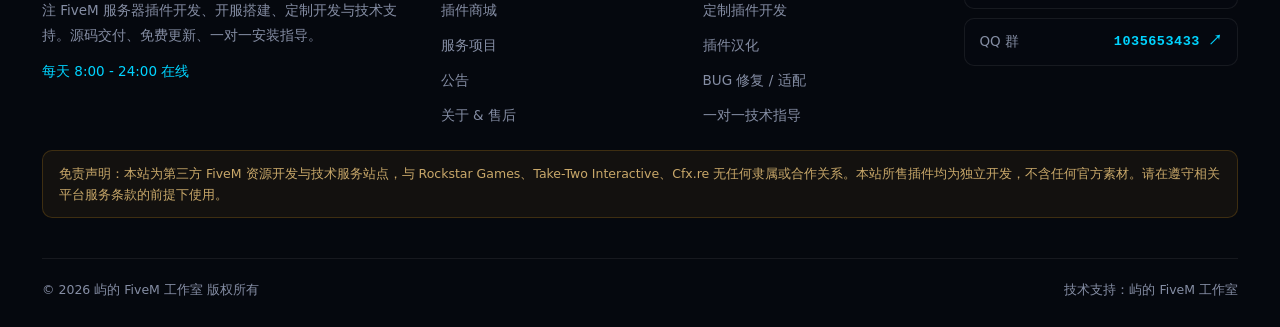
<file: 上传用/plugins.html>
<!DOCTYPE html>
<html lang="zh-CN">
<head>
<meta charset="UTF-8">
<meta name="viewport" content="width=device-width, initial-scale=1">
<title>插件商城 - 屿的 FiveM 工作室</title>
<meta name="description" content="屿的 FiveM 工作室插件商城：警察系统、多职业、帮派地盘、手机系统、抢劫玩法、房屋系统、车店改装、HUD、反作弊等，支持 ESX / QBCore / QBox，源码交付，永久免费更新。">
<link rel="icon" href="data:image/svg+xml,<svg xmlns='http://www.w3.org/2000/svg' viewBox='0 0 100 100'><rect width='100' height='100' rx='24' fill='%237c5cff'/><text x='50' y='70' font-size='58' text-anchor='middle' fill='white' font-family='sans-serif' font-weight='bold'>屿</text></svg>">
<link rel="stylesheet" href="assets/css/style.css">
</head>
<body data-page="plugins">
<div class="page">

  <div id="app-header"></div>

  <main>
    <div class="container">
      <div class="page-hero">
        <span class="kicker">PLUGIN STORE</span>
        <h1>插件商城</h1>
        <p>全部插件源码交付、永久免费更新。购买前请先确认你的服务器框架（ESX / QBCore / QBox），不确定的话加 QQ 问我。</p>
        <p style="margin-top:14px;color:var(--muted);font-size:13.5px">
          💡 单价 ¥99 起 · 支持微信 / 支付宝 · 一对一远程安装 · 30 天内免费修 BUG
        </p>
      </div>
    </div>

    <section class="section" style="padding-top:28px">
      <div class="container">
        <div class="filters">
          <div class="chips" id="chips"></div>
          <div class="search-box">
            <span>🔍</span>
            <input type="text" id="search" placeholder="搜索插件名称 / 关键词，如 警察、车店">
          </div>
          <select class="sort" id="sort">
            <option value="default">默认排序</option>
            <option value="sales">销量优先</option>
            <option value="price-asc">价格从低到高</option>
            <option value="price-desc">价格从高到低</option>
          </select>
        </div>

        <p style="margin:0 0 16px;color:var(--muted);font-size:13.5px" id="count"></p>

        <div class="plugin-grid" id="plugin-list"></div>
      </div>
    </section>

    <section class="section">
      <div class="container">
        <div class="contact-wrap">
          <div>
            <h2>没找到你要的插件？</h2>
            <p>告诉我你的服务器缺什么功能，我可以帮你找现成的，也可以按需求定制开发。<br>
              定制开发先出方案和报价，确认后再开工，先付 30% 定金即可。</p>
            <div style="display:flex;gap:12px;flex-wrap:wrap">
              <a class="btn btn-primary" href="services.html#custom-dev">了解定制开发</a>
              <a class="btn btn-ghost" href="index.html#contact">直接联系我</a>
            </div>
          </div>
          <div class="qr-box">
            <h4>📮 我的联系方式</h4>
            <div id="contact-info"></div>
          </div>
        </div>
      </div>
    </section>
  </main>

  <div id="app-footer"></div>
</div>

<script src="assets/js/config.js"></script>
<script src="assets/js/data.js"></script>
<script src="assets/js/site.js"></script>
</body>
</html>
</file>
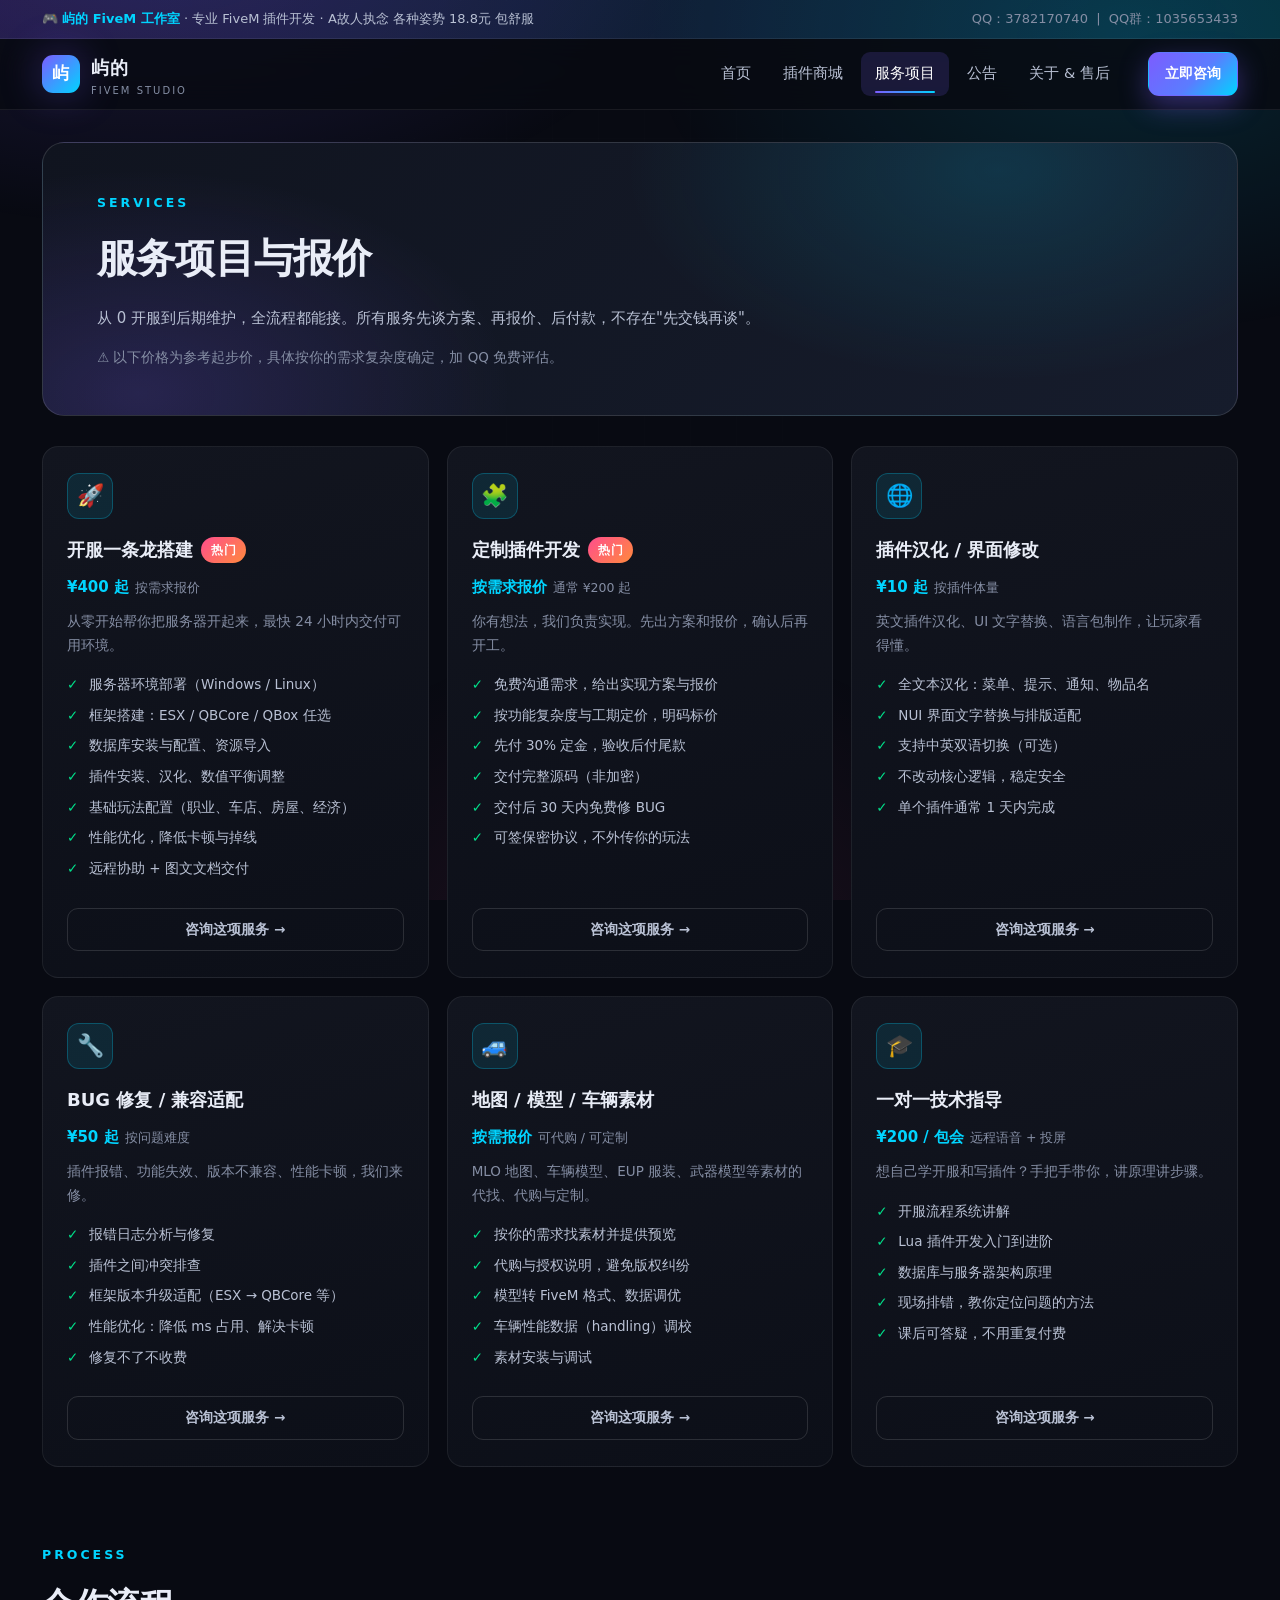
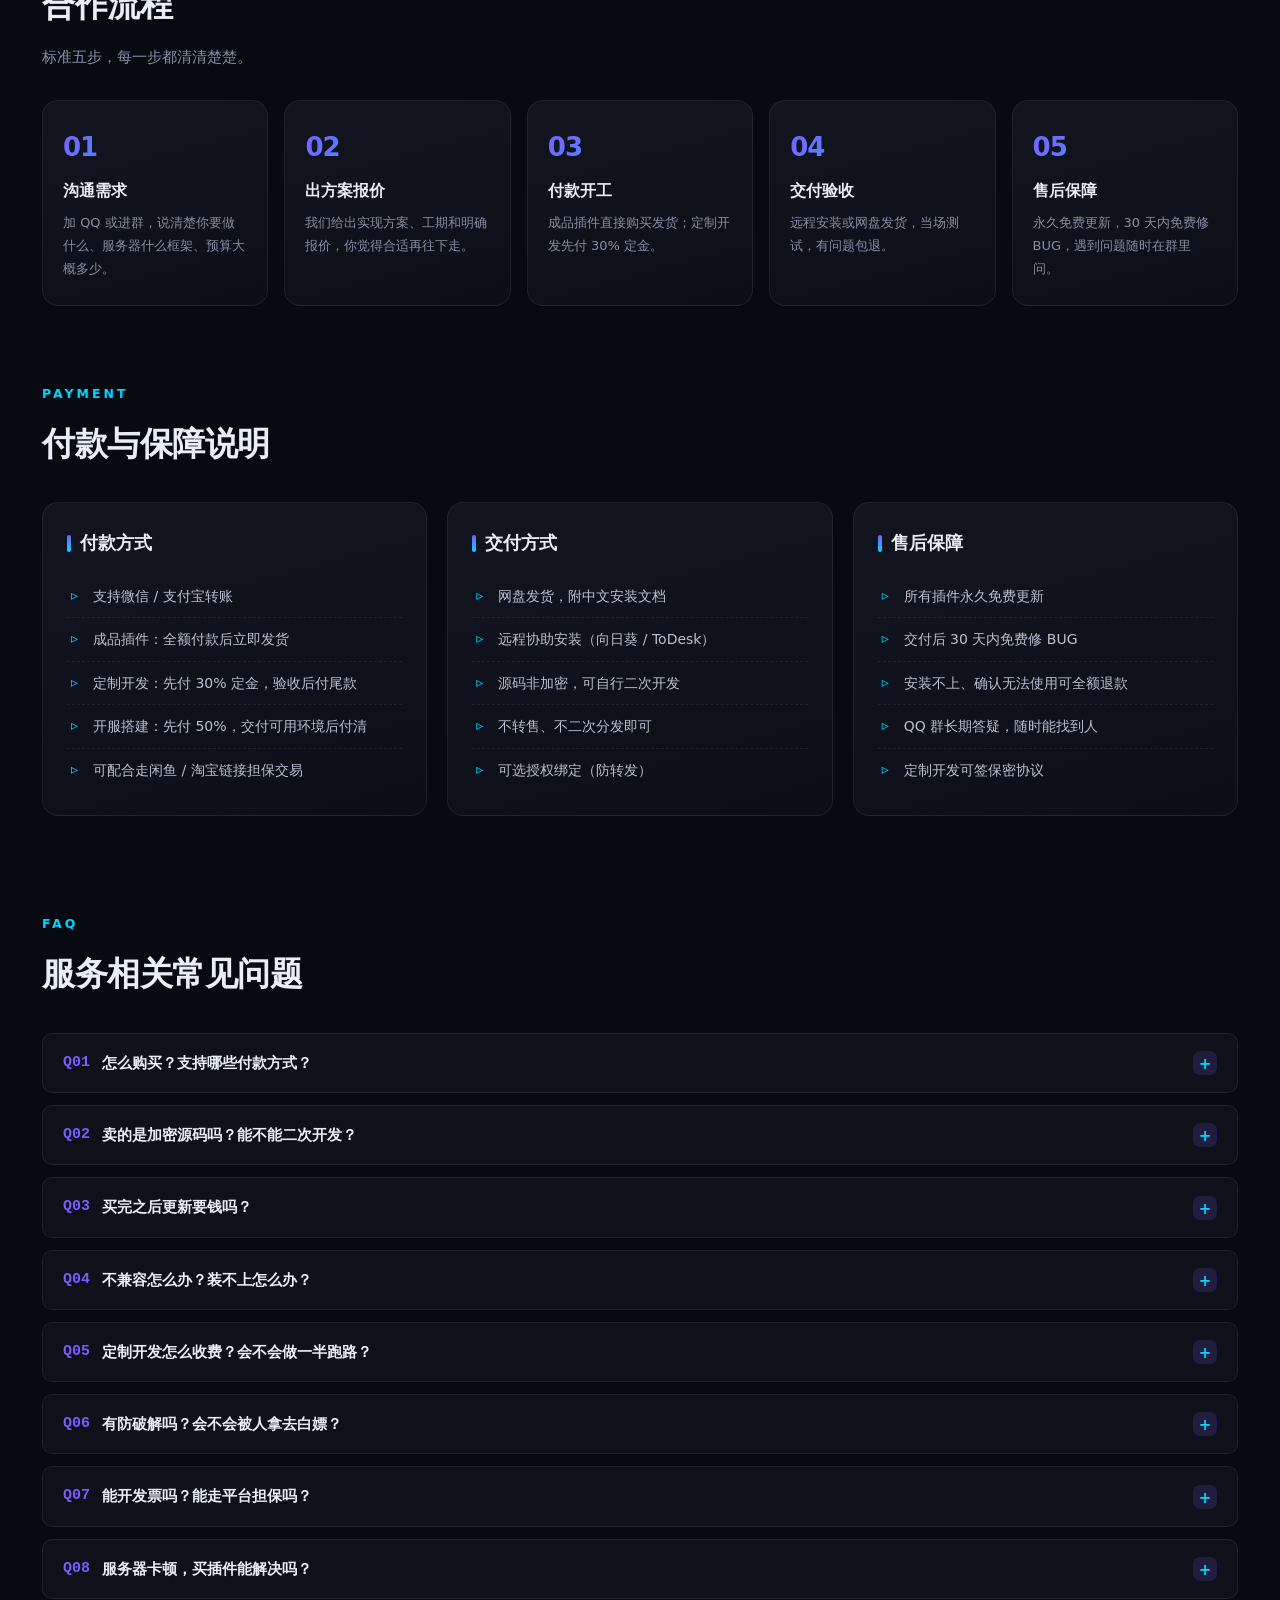
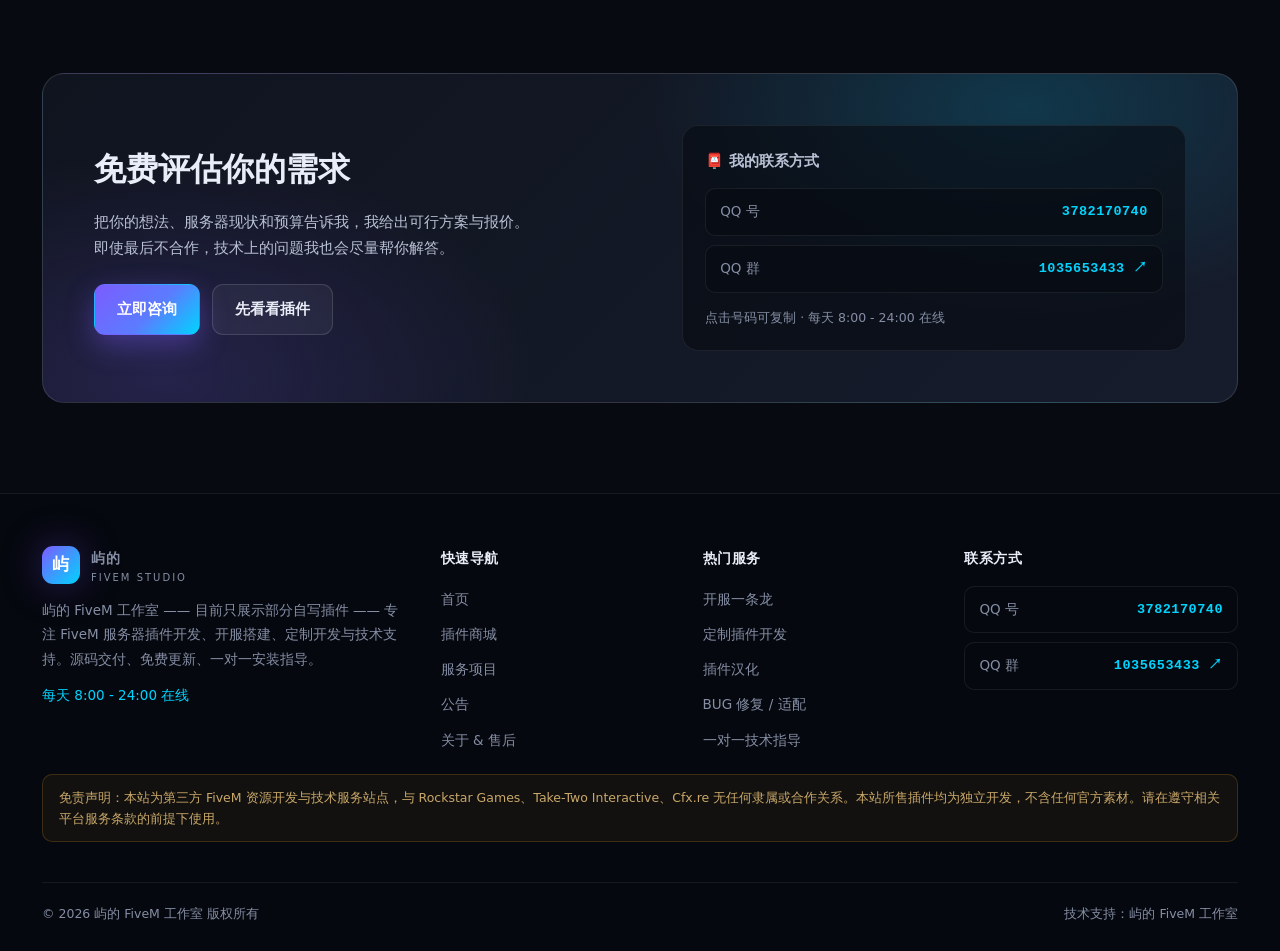
<file: 上传用/services.html>
<!DOCTYPE html>
<html lang="zh-CN">
<head>
<meta charset="UTF-8">
<meta name="viewport" content="width=device-width, initial-scale=1">
<title>服务项目与报价 - 屿的 FiveM 工作室</title>
<meta name="description" content="开服一条龙搭建、定制插件开发、插件汉化、BUG 修复与兼容适配、地图模型素材、一对一技术指导。价格透明，先谈方案再付款。">
<link rel="icon" href="data:image/svg+xml,<svg xmlns='http://www.w3.org/2000/svg' viewBox='0 0 100 100'><rect width='100' height='100' rx='24' fill='%237c5cff'/><text x='50' y='70' font-size='58' text-anchor='middle' fill='white' font-family='sans-serif' font-weight='bold'>屿</text></svg>">
<link rel="stylesheet" href="assets/css/style.css">
</head>
<body data-page="services">
<div class="page">

  <div id="app-header"></div>

  <main>
    <div class="container">
      <div class="page-hero">
        <span class="kicker">SERVICES</span>
        <h1>服务项目与报价</h1>
        <p>从 0 开服到后期维护，全流程都能接。所有服务先谈方案、再报价、后付款，不存在"先交钱再谈"。</p>
        <p style="margin-top:14px;color:var(--muted);font-size:13.5px">
          ⚠️ 以下价格为参考起步价，具体按你的需求复杂度确定，加 QQ 免费评估。
        </p>
      </div>
    </div>

    <section class="section" style="padding-top:30px">
      <div class="container">
        <div class="service-grid" id="service-list"></div>
      </div>
    </section>

    <section class="section">
      <div class="container">
        <div class="section-head">
          <span class="kicker">PROCESS</span>
          <h2>合作流程</h2>
          <p>标准五步，每一步都清清楚楚。</p>
        </div>
        <div class="steps" id="steps"></div>
      </div>
    </section>

    <section class="section">
      <div class="container">
        <div class="section-head">
          <span class="kicker">PAYMENT</span>
          <h2>付款与保障说明</h2>
        </div>
        <div class="plugin-grid" style="grid-template-columns:repeat(3,1fr)">
          <div class="panel">
            <h3>付款方式</h3>
            <ul class="feature-list">
              <li>支持微信 / 支付宝转账</li>
              <li>成品插件：全额付款后立即发货</li>
              <li>定制开发：先付 30% 定金，验收后付尾款</li>
              <li>开服搭建：先付 50%，交付可用环境后付清</li>
              <li>可配合走闲鱼 / 淘宝链接担保交易</li>
            </ul>
          </div>
          <div class="panel">
            <h3>交付方式</h3>
            <ul class="feature-list">
              <li>网盘发货，附中文安装文档</li>
              <li>远程协助安装（向日葵 / ToDesk）</li>
              <li>源码非加密，可自行二次开发</li>
              <li>不转售、不二次分发即可</li>
              <li>可选授权绑定（防转发）</li>
            </ul>
          </div>
          <div class="panel">
            <h3>售后保障</h3>
            <ul class="feature-list">
              <li>所有插件永久免费更新</li>
              <li>交付后 30 天内免费修 BUG</li>
              <li>安装不上、确认无法使用可全额退款</li>
              <li>QQ 群长期答疑，随时能找到人</li>
              <li>定制开发可签保密协议</li>
            </ul>
          </div>
        </div>
      </div>
    </section>

    <section class="section">
      <div class="container">
        <div class="section-head">
          <span class="kicker">FAQ</span>
          <h2>服务相关常见问题</h2>
        </div>
        <div class="acc" id="faq"></div>
      </div>
    </section>

    <section class="section">
      <div class="container">
        <div class="contact-wrap">
          <div>
            <h2>免费评估你的需求</h2>
            <p>把你的想法、服务器现状和预算告诉我，我给出可行方案与报价。<br>
              即使最后不合作，技术上的问题我也会尽量帮你解答。</p>
            <div style="display:flex;gap:12px;flex-wrap:wrap">
              <a class="btn btn-primary" href="index.html#contact">立即咨询</a>
              <a class="btn btn-ghost" href="plugins.html">先看看插件</a>
            </div>
          </div>
          <div class="qr-box">
            <h4>📮 我的联系方式</h4>
            <div id="contact-info"></div>
          </div>
        </div>
      </div>
    </section>
  </main>

  <div id="app-footer"></div>
</div>

<script src="assets/js/config.js"></script>
<script src="assets/js/data.js"></script>
<script src="assets/js/site.js"></script>
</body>
</html>
</file>
<file: 上传用/assets/css/style.css>
/* ==========================================================================
   屿的 FiveM 工作室 —— 全站样式
   想改主题色？改下面 :root 里的 --brand / --brand-2 就行。
   ========================================================================== */

:root {
  --bg:        #080a12;
  --bg-soft:   #0c0f18;
  --panel:     #12151f;
  --panel-2:   #171b28;
  --panel-3:   #1d2233;
  --line:      rgba(255, 255, 255, .07);
  --line-2:    rgba(255, 255, 255, .13);
  --txt:       #e9edf7;
  --txt-2:     #b9c1d4;
  --muted:     #858ea4;
  --brand:     #7c5cff;
  --brand-2:   #00d4ff;
  --accent:    #ff4d8d;
  --ok:        #00e08a;
  --warn:      #ffb020;
  --radius:    16px;
  --radius-sm: 10px;
  --shadow:    0 18px 50px rgba(0, 0, 0, .55);
  --glow:      0 0 40px rgba(124, 92, 255, .35);
  --max:       1240px;
  --font: "PingFang SC", "Microsoft YaHei", "HarmonyOS Sans SC", "Segoe UI",
          system-ui, -apple-system, "Helvetica Neue", Arial, sans-serif;
}

* { box-sizing: border-box; }

html { scroll-behavior: smooth; }

body {
  margin: 0;
  background: var(--bg);
  color: var(--txt);
  font-family: var(--font);
  font-size: 15px;
  line-height: 1.75;
  -webkit-font-smoothing: antialiased;
  overflow-x: hidden;
}

/* 全站背景光效 */
body::before {
  content: "";
  position: fixed;
  inset: 0;
  pointer-events: none;
  z-index: 0;
  background:
    radial-gradient(900px 500px at 12% -8%, rgba(124, 92, 255, .18), transparent 60%),
    radial-gradient(800px 500px at 88% 4%,  rgba(0, 212, 255, .13), transparent 60%),
    radial-gradient(700px 600px at 50% 110%, rgba(255, 77, 141, .10), transparent 60%);
}

body::after {
  content: "";
  position: fixed;
  inset: 0;
  pointer-events: none;
  z-index: 0;
  opacity: .35;
  background-image:
    linear-gradient(rgba(255, 255, 255, .022) 1px, transparent 1px),
    linear-gradient(90deg, rgba(255, 255, 255, .022) 1px, transparent 1px);
  background-size: 46px 46px;
  mask-image: radial-gradient(circle at 50% 30%, #000 20%, transparent 78%);
  -webkit-mask-image: radial-gradient(circle at 50% 30%, #000 20%, transparent 78%);
}

.page { position: relative; z-index: 1; }

img { max-width: 100%; display: block; }
a { color: inherit; text-decoration: none; }
button { font-family: inherit; }

.container {
  width: 100%;
  max-width: var(--max);
  margin: 0 auto;
  padding: 0 22px;
}

/* ---------------------------------------------------------------- 顶部提示条 */
.topbar {
  background: linear-gradient(90deg, rgba(124, 92, 255, .18), rgba(0, 212, 255, .14));
  border-bottom: 1px solid var(--line);
  font-size: 13px;
  color: var(--txt-2);
}
.topbar .container {
  display: flex;
  align-items: center;
  justify-content: space-between;
  gap: 12px;
  min-height: 38px;
  flex-wrap: wrap;
}
.topbar b { color: var(--brand-2); font-weight: 600; }
.topbar .tb-right { color: var(--muted); }

/* -------------------------------------------------------------------- 导航栏 */
.header {
  position: sticky;
  top: 0;
  z-index: 60;
  backdrop-filter: blur(16px);
  -webkit-backdrop-filter: blur(16px);
  background: rgba(8, 10, 18, .82);
  border-bottom: 1px solid var(--line);
}
.header .container {
  display: flex;
  align-items: center;
  gap: 18px;
  min-height: 70px;
}

.logo {
  display: flex;
  align-items: center;
  gap: 11px;
  font-weight: 800;
  font-size: 18px;
  letter-spacing: .5px;
  white-space: nowrap;
}
.logo .mark {
  width: 38px; height: 38px;
  border-radius: 11px;
  display: grid;
  place-items: center;
  font-size: 17px;
  font-weight: 900;
  color: #fff;
  background: linear-gradient(135deg, var(--brand), var(--brand-2));
  box-shadow: var(--glow);
}
.logo .txt small {
  display: block;
  font-size: 10px;
  font-weight: 500;
  color: var(--muted);
  letter-spacing: 2px;
  line-height: 1;
  margin-top: 3px;
}

.nav {
  display: flex;
  align-items: center;
  gap: 4px;
  margin-left: auto;
}
.nav a {
  position: relative;
  padding: 9px 14px;
  border-radius: 9px;
  font-size: 14.5px;
  color: var(--txt-2);
  transition: .22s;
}
.nav a:hover { color: #fff; background: rgba(255, 255, 255, .05); }
.nav a.active { color: #fff; background: rgba(124, 92, 255, .16); }
.nav a.active::after {
  content: "";
  position: absolute;
  left: 14px; right: 14px; bottom: 3px;
  height: 2px;
  border-radius: 2px;
  background: linear-gradient(90deg, var(--brand), var(--brand-2));
}

.header-cta { margin-left: 6px; }

.burger {
  display: none;
  margin-left: auto;
  width: 42px; height: 42px;
  border-radius: 11px;
  border: 1px solid var(--line-2);
  background: rgba(255, 255, 255, .04);
  color: var(--txt);
  font-size: 18px;
  cursor: pointer;
}

/* -------------------------------------------------------------------- 按钮 */
.btn {
  display: inline-flex;
  align-items: center;
  justify-content: center;
  gap: 8px;
  padding: 12px 22px;
  border-radius: 11px;
  font-size: 14.5px;
  font-weight: 600;
  border: 1px solid transparent;
  cursor: pointer;
  transition: .24s;
  white-space: nowrap;
}
.btn-primary {
  background: linear-gradient(135deg, var(--brand), #5b7cff 55%, var(--brand-2));
  color: #fff;
  box-shadow: 0 10px 28px rgba(124, 92, 255, .38);
}
.btn-primary:hover { transform: translateY(-2px); box-shadow: 0 16px 38px rgba(124, 92, 255, .5); }
.btn-ghost {
  background: rgba(255, 255, 255, .05);
  border-color: var(--line-2);
  color: var(--txt);
}
.btn-ghost:hover { background: rgba(255, 255, 255, .1); transform: translateY(-2px); }
.btn-line {
  background: transparent;
  border-color: var(--line-2);
  color: var(--txt-2);
  padding: 9px 16px;
  font-size: 13.5px;
}
.btn-line:hover { color: #fff; border-color: var(--brand); }
.btn-sm { padding: 9px 16px; font-size: 13.5px; }
.btn-block { width: 100%; }

/* -------------------------------------------------------------------- 轮播 */
.slider {
  position: relative;
  margin: 30px auto 0;
  max-width: var(--max);
  padding: 0 22px;
}
.slides {
  position: relative;
  height: 430px;
  border-radius: 24px;
  overflow: hidden;
  border: 1px solid var(--line-2);
  box-shadow: var(--shadow);
}
.slide {
  position: absolute;
  inset: 0;
  opacity: 0;
  visibility: hidden;
  transition: opacity .7s ease, visibility .7s;
  display: flex;
  align-items: center;
  padding: 0 clamp(24px, 5vw, 68px);
  background:
    radial-gradient(700px 400px at 82% 20%, var(--c2), transparent 62%),
    radial-gradient(700px 420px at 8% 88%, var(--c1), transparent 60%),
    linear-gradient(135deg, #0e1220, #141a2c);
}
.slide.on { opacity: 1; visibility: visible; }
.slide::after {
  content: "";
  position: absolute; inset: 0;
  background-image:
    linear-gradient(rgba(255, 255, 255, .035) 1px, transparent 1px),
    linear-gradient(90deg, rgba(255, 255, 255, .035) 1px, transparent 1px);
  background-size: 40px 40px;
  mask-image: linear-gradient(90deg, #000, transparent 75%);
  -webkit-mask-image: linear-gradient(90deg, #000, transparent 75%);
}
.slide-inner { position: relative; z-index: 2; max-width: 720px; }
.slide-tag {
  display: inline-block;
  padding: 5px 14px;
  border-radius: 999px;
  font-size: 12.5px;
  font-weight: 600;
  letter-spacing: 1px;
  color: #fff;
  background: rgba(255, 255, 255, .1);
  border: 1px solid rgba(255, 255, 255, .2);
  margin-bottom: 16px;
}
.slide h2 {
  margin: 0 0 14px;
  font-size: clamp(26px, 4vw, 46px);
  line-height: 1.25;
  font-weight: 800;
  letter-spacing: -.5px;
}
.slide p {
  margin: 0 0 26px;
  color: var(--txt-2);
  font-size: clamp(14px, 1.5vw, 16.5px);
  max-width: 620px;
}
.slide-btns { display: flex; gap: 12px; flex-wrap: wrap; }

.slider-nav {
  position: absolute;
  right: 44px;
  bottom: 26px;
  z-index: 5;
  display: flex;
  gap: 9px;
}
.slider-nav button {
  width: 40px; height: 40px;
  border-radius: 50%;
  border: 1px solid rgba(255, 255, 255, .22);
  background: rgba(10, 12, 20, .55);
  color: #fff;
  cursor: pointer;
  font-size: 15px;
  backdrop-filter: blur(6px);
  transition: .2s;
}
.slider-nav button:hover { background: var(--brand); border-color: var(--brand); }
.dots {
  position: absolute;
  left: clamp(24px, 5vw, 68px);
  bottom: 34px;
  z-index: 5;
  display: flex;
  gap: 9px;
}
.dots i {
  width: 26px; height: 4px;
  border-radius: 3px;
  background: rgba(255, 255, 255, .25);
  cursor: pointer;
  transition: .3s;
  display: block;
}
.dots i.on { width: 44px; background: linear-gradient(90deg, var(--brand), var(--brand-2)); }

/* -------------------------------------------------------------- 数据统计条 */
.stats {
  display: grid;
  grid-template-columns: repeat(4, 1fr);
  gap: 16px;
  margin: 26px auto 0;
  max-width: var(--max);
  padding: 0 22px;
}
.stat {
  background: linear-gradient(160deg, var(--panel), var(--bg-soft));
  border: 1px solid var(--line);
  border-radius: var(--radius);
  padding: 22px 20px;
  text-align: center;
  transition: .25s;
}
.stat:hover { border-color: rgba(124, 92, 255, .5); transform: translateY(-3px); }
.stat b {
  display: block;
  font-size: 30px;
  font-weight: 800;
  letter-spacing: -1px;
  background: linear-gradient(135deg, var(--brand-2), var(--brand));
  -webkit-background-clip: text;
  background-clip: text;
  color: transparent;
}
.stat span { color: var(--muted); font-size: 13.5px; }

/* ------------------------------------------------------------------ 通用区块 */
.section { padding: 74px 0 0; }
.section-head { margin-bottom: 30px; }
.section-head .kicker {
  display: inline-block;
  font-size: 12.5px;
  letter-spacing: 3px;
  color: var(--brand-2);
  font-weight: 700;
  margin-bottom: 10px;
}
.section-head h2 {
  margin: 0 0 10px;
  font-size: clamp(23px, 3vw, 33px);
  font-weight: 800;
  letter-spacing: -.5px;
}
.section-head p { margin: 0; color: var(--muted); max-width: 720px; }
.section-head.between {
  display: flex;
  align-items: flex-end;
  justify-content: space-between;
  gap: 20px;
  flex-wrap: wrap;
}

/* ------------------------------------------------------------------ 分类卡片 */
.cat-grid {
  display: grid;
  grid-template-columns: repeat(3, 1fr);
  gap: 16px;
}
.cat {
  position: relative;
  padding: 24px 22px;
  border-radius: var(--radius);
  border: 1px solid var(--line);
  background: linear-gradient(160deg, var(--panel), var(--bg-soft));
  overflow: hidden;
  transition: .26s;
  cursor: pointer;
}
.cat::before {
  content: "";
  position: absolute;
  inset: 0;
  background: linear-gradient(135deg, rgba(124, 92, 255, .16), rgba(0, 212, 255, .1));
  opacity: 0;
  transition: .26s;
}
.cat:hover { transform: translateY(-4px); border-color: rgba(124, 92, 255, .5); }
.cat:hover::before { opacity: 1; }
.cat > * { position: relative; z-index: 1; }
.cat .ico {
  width: 48px; height: 48px;
  border-radius: 13px;
  display: grid; place-items: center;
  font-size: 23px;
  background: rgba(124, 92, 255, .14);
  border: 1px solid rgba(124, 92, 255, .3);
  margin-bottom: 14px;
}
.cat h3 { margin: 0 0 6px; font-size: 17px; font-weight: 700; }
.cat p { margin: 0; color: var(--muted); font-size: 13.5px; }
.cat .count { position: absolute; top: 22px; right: 22px; font-size: 12px; color: var(--muted); }

/* ------------------------------------------------------------------ 插件卡片 */
.plugin-grid {
  display: grid;
  grid-template-columns: repeat(3, 1fr);
  gap: 20px;
}
.card {
  display: flex;
  flex-direction: column;
  border-radius: var(--radius);
  border: 1px solid var(--line);
  background: linear-gradient(165deg, var(--panel), var(--bg-soft));
  overflow: hidden;
  transition: .28s;
}
.card:hover {
  transform: translateY(-6px);
  border-color: rgba(124, 92, 255, .55);
  box-shadow: 0 22px 46px rgba(0, 0, 0, .6), 0 0 0 1px rgba(124, 92, 255, .18);
}
.cover {
  position: relative;
  aspect-ratio: 16 / 9;
  display: grid;
  place-items: center;
  overflow: hidden;
  background:
    radial-gradient(300px 200px at 78% 22%, var(--g2, #00d4ff), transparent 65%),
    radial-gradient(320px 220px at 12% 88%, var(--g1, #7c5cff), transparent 62%),
    linear-gradient(135deg, #10141f, #1a2032);
  border-bottom: 1px solid var(--line);
}
.cover::after {
  content: "";
  position: absolute; inset: 0;
  background-image:
    linear-gradient(rgba(255, 255, 255, .04) 1px, transparent 1px),
    linear-gradient(90deg, rgba(255, 255, 255, .04) 1px, transparent 1px);
  background-size: 28px 28px;
  opacity: .8;
}
.cover img { position: absolute; inset: 0; width: 100%; height: 100%; object-fit: cover; }
.cover .ph {
  position: relative;
  z-index: 2;
  text-align: center;
  padding: 0 18px;
}
.cover .ph .ph-ico { font-size: 34px; line-height: 1; margin-bottom: 8px; }
.cover .ph .ph-txt {
  font-size: 12px;
  letter-spacing: 2px;
  color: rgba(255, 255, 255, .62);
  text-transform: uppercase;
}
.badges {
  position: absolute;
  top: 12px; left: 12px;
  z-index: 3;
  display: flex;
  gap: 7px;
  flex-wrap: wrap;
}
.badge {
  padding: 3px 10px;
  border-radius: 999px;
  font-size: 11.5px;
  font-weight: 700;
  letter-spacing: .5px;
  backdrop-filter: blur(6px);
}
.badge-hot { background: linear-gradient(135deg, #ff4d8d, #ff8a3d); color: #fff; }
.badge-new { background: linear-gradient(135deg, #00d4ff, #00e08a); color: #05202a; }
.badge-cat { background: rgba(10, 12, 20, .72); color: var(--txt-2); border: 1px solid var(--line-2); }

.card-body { padding: 18px 18px 20px; display: flex; flex-direction: column; flex: 1; }
.card-body h3 { margin: 0 0 8px; font-size: 17px; font-weight: 700; line-height: 1.4; }
.card-body .sum {
  margin: 0 0 12px;
  color: var(--muted);
  font-size: 13.5px;
  line-height: 1.65;
  display: -webkit-box;
  -webkit-line-clamp: 2;
  -webkit-box-orient: vertical;
  overflow: hidden;
}
.tags { display: flex; flex-wrap: wrap; gap: 6px; margin-bottom: 14px; }
.tag {
  font-size: 11.5px;
  padding: 2.5px 9px;
  border-radius: 6px;
  color: var(--brand-2);
  background: rgba(0, 212, 255, .1);
  border: 1px solid rgba(0, 212, 255, .22);
}
.card-foot {
  margin-top: auto;
  padding-top: 14px;
  border-top: 1px dashed var(--line-2);
  display: flex;
  align-items: flex-end;
  justify-content: space-between;
  gap: 10px;
}
.price { display: flex; align-items: baseline; gap: 7px; }
.price b {
  font-size: 24px;
  font-weight: 800;
  letter-spacing: -.5px;
  background: linear-gradient(135deg, #ff7a4d, #ff4d8d);
  -webkit-background-clip: text;
  background-clip: text;
  color: transparent;
}
.price s { color: var(--muted); font-size: 12.5px; }
.price .rmb { color: #ff7a4d; font-size: 14px; font-weight: 700; }
.card-meta {
  display: flex;
  gap: 12px;
  font-size: 12px;
  color: var(--muted);
  margin-bottom: 12px;
}
.stars { color: var(--warn); letter-spacing: 1px; }

/* ------------------------------------------------------------------ 筛选栏 */
.filters {
  display: flex;
  align-items: center;
  gap: 12px;
  flex-wrap: wrap;
  padding: 16px;
  border-radius: var(--radius);
  border: 1px solid var(--line);
  background: rgba(18, 21, 31, .7);
  margin-bottom: 24px;
  backdrop-filter: blur(8px);
}
.chips { display: flex; gap: 8px; flex-wrap: wrap; }
.chip {
  padding: 8px 16px;
  border-radius: 999px;
  border: 1px solid var(--line-2);
  background: rgba(255, 255, 255, .03);
  color: var(--txt-2);
  font-size: 13.5px;
  cursor: pointer;
  transition: .2s;
}
.chip:hover { color: #fff; border-color: var(--brand); }
.chip.on {
  background: linear-gradient(135deg, var(--brand), var(--brand-2));
  border-color: transparent;
  color: #fff;
  font-weight: 600;
}
.search-box {
  margin-left: auto;
  position: relative;
  min-width: 220px;
}
.search-box input {
  width: 100%;
  padding: 10px 14px 10px 38px;
  border-radius: 10px;
  border: 1px solid var(--line-2);
  background: rgba(8, 10, 18, .7);
  color: var(--txt);
  font-size: 14px;
  font-family: inherit;
  outline: none;
  transition: .2s;
}
.search-box input:focus { border-color: var(--brand); box-shadow: 0 0 0 3px rgba(124, 92, 255, .16); }
.search-box span {
  position: absolute;
  left: 13px; top: 50%;
  transform: translateY(-50%);
  color: var(--muted);
  font-size: 14px;
}
select.sort {
  padding: 10px 14px;
  border-radius: 10px;
  border: 1px solid var(--line-2);
  background: rgba(8, 10, 18, .7);
  color: var(--txt-2);
  font-family: inherit;
  font-size: 13.5px;
  outline: none;
  cursor: pointer;
}
.empty {
  padding: 70px 20px;
  text-align: center;
  color: var(--muted);
  border: 1px dashed var(--line-2);
  border-radius: var(--radius);
}
.empty b { display: block; color: var(--txt-2); font-size: 17px; margin-bottom: 6px; }

/* ------------------------------------------------------------------ 服务卡片 */
.service-grid {
  display: grid;
  grid-template-columns: repeat(3, 1fr);
  gap: 18px;
}
.service {
  padding: 26px 24px;
  border-radius: var(--radius);
  border: 1px solid var(--line);
  background: linear-gradient(165deg, var(--panel), var(--bg-soft));
  transition: .26s;
  display: flex;
  flex-direction: column;
}
.service:hover { transform: translateY(-4px); border-color: rgba(0, 212, 255, .45); }
.service .ico {
  width: 46px; height: 46px;
  border-radius: 12px;
  display: grid; place-items: center;
  font-size: 22px;
  background: rgba(0, 212, 255, .1);
  border: 1px solid rgba(0, 212, 255, .26);
  margin-bottom: 15px;
}
.service h3 { margin: 0 0 8px; font-size: 18px; display: flex; align-items: center; gap: 8px; flex-wrap: wrap; }
.service .price-line {
  font-size: 15px;
  font-weight: 700;
  color: var(--brand-2);
  margin-bottom: 10px;
}
.service .price-line small { color: var(--muted); font-weight: 400; font-size: 12.5px; margin-left: 6px; }
.service p { margin: 0 0 16px; color: var(--muted); font-size: 13.5px; }
.service ul { margin: 0 0 20px; padding: 0; list-style: none; }
.service ul li {
  position: relative;
  padding-left: 22px;
  margin-bottom: 7px;
  font-size: 13.5px;
  color: var(--txt-2);
}
.service ul li::before {
  content: "✓";
  position: absolute;
  left: 0; top: 0;
  color: var(--ok);
  font-weight: 700;
}
.service .btn { margin-top: auto; }

/* ---------------------------------------------------------------- 详情页布局 */
.crumbs { color: var(--muted); font-size: 13px; margin: 22px 0 18px; }
.crumbs a:hover { color: var(--brand-2); }
.crumbs span { margin: 0 7px; opacity: .5; }

.detail-grid {
  display: grid;
  grid-template-columns: 1.55fr 1fr;
  gap: 28px;
  align-items: start;
}
.panel {
  border-radius: var(--radius);
  border: 1px solid var(--line);
  background: linear-gradient(165deg, var(--panel), var(--bg-soft));
  padding: 24px;
  margin-bottom: 20px;
}
.panel > h3 {
  margin: 0 0 16px;
  font-size: 18px;
  display: flex;
  align-items: center;
  gap: 9px;
}
.panel > h3::before {
  content: "";
  width: 4px; height: 17px;
  border-radius: 3px;
  background: linear-gradient(180deg, var(--brand), var(--brand-2));
}

.gallery-main {
  position: relative;
  aspect-ratio: 16 / 9;
  border-radius: 14px;
  overflow: hidden;
  border: 1px solid var(--line-2);
  display: grid;
  place-items: center;
  background:
    radial-gradient(400px 260px at 78% 22%, var(--g2, #00d4ff), transparent 65%),
    radial-gradient(420px 280px at 12% 88%, var(--g1, #7c5cff), transparent 62%),
    linear-gradient(135deg, #10141f, #1a2032);
}
.gallery-main img { position: absolute; inset: 0; width: 100%; height: 100%; object-fit: cover; }
.gallery-main .ph { position: relative; z-index: 2; text-align: center; color: rgba(255, 255, 255, .6); }
.gallery-main .ph .big { font-size: 46px; margin-bottom: 10px; }
.gallery-main .ph .txt { font-size: 12.5px; letter-spacing: 2px; }
.thumbs { display: flex; gap: 10px; margin-top: 12px; flex-wrap: wrap; }
.thumb {
  width: 108px;
  aspect-ratio: 16 / 9;
  border-radius: 9px;
  overflow: hidden;
  border: 1px solid var(--line-2);
  cursor: pointer;
  position: relative;
  display: grid;
  place-items: center;
  background: linear-gradient(135deg, #141828, #1d2334);
  transition: .2s;
}
.thumb:hover { border-color: var(--brand); }
.thumb.on { border-color: var(--brand-2); box-shadow: 0 0 0 2px rgba(0, 212, 255, .25); }
.thumb img { position: absolute; inset: 0; width: 100%; height: 100%; object-fit: cover; }
.thumb .t-ph { font-size: 11px; color: var(--muted); }

.video-box {
  margin-top: 16px;
  aspect-ratio: 16 / 9;
  border-radius: 14px;
  overflow: hidden;
  border: 1px solid var(--line-2);
  background: #0a0d16;
  display: grid;
  place-items: center;
  text-align: center;
  color: var(--muted);
}
.video-box iframe, .video-box video { width: 100%; height: 100%; border: 0; display: block; object-fit: cover; }
.video-box .ph .big { font-size: 40px; margin-bottom: 8px; }
.video-box .ph .txt { font-size: 12.5px; letter-spacing: 1.5px; }

.feature-list { margin: 0; padding: 0; list-style: none; }
.feature-list li {
  position: relative;
  padding: 9px 0 9px 26px;
  border-bottom: 1px dashed var(--line);
  font-size: 14px;
  color: var(--txt-2);
}
.feature-list li:last-child { border-bottom: 0; }
.feature-list li::before {
  content: "▹";
  position: absolute;
  left: 4px; top: 8px;
  color: var(--brand-2);
}

.spec-table { width: 100%; border-collapse: collapse; font-size: 14px; }
.spec-table tr { border-bottom: 1px dashed var(--line); }
.spec-table tr:last-child { border-bottom: 0; }
.spec-table td { padding: 11px 4px; vertical-align: top; }
.spec-table td:first-child { color: var(--muted); width: 108px; white-space: nowrap; }
.spec-table td:last-child { color: var(--txt-2); }

.timeline { position: relative; padding-left: 24px; }
.timeline::before {
  content: "";
  position: absolute;
  left: 5px; top: 8px; bottom: 8px;
  width: 2px;
  background: linear-gradient(180deg, var(--brand), transparent);
}
.tl-item { position: relative; padding-bottom: 20px; }
.tl-item:last-child { padding-bottom: 0; }
.tl-item::before {
  content: "";
  position: absolute;
  left: -24px; top: 7px;
  width: 10px; height: 10px;
  border-radius: 50%;
  background: var(--brand);
  box-shadow: 0 0 0 3px rgba(124, 92, 255, .2);
}
.tl-head { display: flex; align-items: center; gap: 10px; flex-wrap: wrap; margin-bottom: 4px; }
.tl-head b { font-size: 14.5px; color: var(--brand-2); }
.tl-head span { font-size: 12.5px; color: var(--muted); }
.tl-item p { margin: 0; font-size: 13.5px; color: var(--txt-2); }

.buy-box { position: sticky; top: 92px; }
.buy-price {
  display: flex;
  align-items: baseline;
  gap: 10px;
  margin-bottom: 6px;
}
.buy-price .rmb { color: #ff7a4d; font-size: 18px; font-weight: 800; }
.buy-price b {
  font-size: 38px;
  font-weight: 900;
  letter-spacing: -1.5px;
  background: linear-gradient(135deg, #ff9a4d, #ff4d8d);
  -webkit-background-clip: text;
  background-clip: text;
  color: transparent;
}
.buy-price s { color: var(--muted); font-size: 14px; }
.save {
  display: inline-block;
  padding: 2px 9px;
  border-radius: 6px;
  font-size: 12px;
  background: rgba(255, 77, 141, .14);
  color: #ff86b0;
  border: 1px solid rgba(255, 77, 141, .3);
  margin-bottom: 18px;
}
.trust { margin: 18px 0 0; padding: 0; list-style: none; }
.trust li {
  display: flex;
  gap: 9px;
  align-items: flex-start;
  font-size: 13.5px;
  color: var(--txt-2);
  padding: 7px 0;
}
.trust li i { color: var(--ok); font-style: normal; }
.contact-line {
  display: flex;
  align-items: center;
  justify-content: space-between;
  gap: 10px;
  padding: 11px 14px;
  border-radius: 10px;
  background: rgba(8, 10, 18, .6);
  border: 1px solid var(--line);
  font-size: 13.5px;
  margin-bottom: 9px;
}
.contact-line span { color: var(--muted); }
.contact-line b { color: var(--brand-2); font-family: ui-monospace, Consolas, monospace; letter-spacing: .5px; }
a.contact-line { transition: .2s; }
a.contact-line:hover {
  border-color: rgba(0, 212, 255, .5);
  background: rgba(0, 212, 255, .07);
  transform: translateX(3px);
}
a.contact-line:hover b { color: #fff; }

/* --------------------------------------------------------------- 流程 / 步骤 */
.steps {
  display: grid;
  grid-template-columns: repeat(5, 1fr);
  gap: 16px;
}
.step {
  position: relative;
  padding: 24px 20px;
  border-radius: var(--radius);
  border: 1px solid var(--line);
  background: linear-gradient(165deg, var(--panel), var(--bg-soft));
}
.step b.n {
  display: block;
  font-size: 26px;
  font-weight: 900;
  letter-spacing: -1px;
  background: linear-gradient(135deg, var(--brand), var(--brand-2));
  -webkit-background-clip: text;
  background-clip: text;
  color: transparent;
  margin-bottom: 8px;
}
.step h4 { margin: 0 0 7px; font-size: 15.5px; }
.step p { margin: 0; font-size: 13px; color: var(--muted); }

/* ------------------------------------------------------------------ 公告列表 */
.news-list { display: grid; gap: 14px; }
.news-item {
  display: flex;
  gap: 20px;
  padding: 20px 22px;
  border-radius: var(--radius);
  border: 1px solid var(--line);
  background: linear-gradient(165deg, var(--panel), var(--bg-soft));
  transition: .24s;
}
.news-item:hover { border-color: rgba(124, 92, 255, .45); transform: translateX(4px); }
.news-date {
  flex: 0 0 92px;
  text-align: center;
  padding-right: 18px;
  border-right: 1px dashed var(--line-2);
}
.news-date b { display: block; font-size: 20px; font-weight: 800; color: var(--txt); }
.news-date span { font-size: 12px; color: var(--muted); }
.news-main { flex: 1; min-width: 0; }
.news-main h4 {
  margin: 0 0 7px;
  font-size: 16px;
  display: flex;
  align-items: center;
  gap: 9px;
  flex-wrap: wrap;
}
.news-main p { margin: 0; color: var(--muted); font-size: 13.5px; }
.type-tag {
  font-size: 11.5px;
  padding: 2px 9px;
  border-radius: 6px;
  font-weight: 700;
}
.type-更新 { background: rgba(0, 224, 138, .14); color: #4de8a8; border: 1px solid rgba(0, 224, 138, .3); }
.type-修复 { background: rgba(0, 212, 255, .13); color: #57d9ff; border: 1px solid rgba(0, 212, 255, .3); }
.type-公告 { background: rgba(255, 176, 32, .14); color: #ffc55c; border: 1px solid rgba(255, 176, 32, .3); }

/* ------------------------------------------------------------------ 客户评价 */
.review-grid { display: grid; grid-template-columns: repeat(2, 1fr); gap: 18px; }
.review {
  padding: 24px;
  border-radius: var(--radius);
  border: 1px solid var(--line);
  background: linear-gradient(165deg, var(--panel), var(--bg-soft));
}
.review .quote { font-size: 26px; color: var(--brand); line-height: 1; margin-bottom: 10px; }
.review p { margin: 0 0 16px; color: var(--txt-2); font-size: 14px; }
.review .who { display: flex; align-items: center; gap: 11px; }
.review .av {
  width: 40px; height: 40px;
  border-radius: 50%;
  display: grid; place-items: center;
  font-weight: 800;
  background: linear-gradient(135deg, var(--brand), var(--brand-2));
  color: #fff;
  font-size: 15px;
}
.review .who b { display: block; font-size: 14px; }
.review .who span { font-size: 12.5px; color: var(--muted); }

/* -------------------------------------------------------------------- 手风琴 */
.acc { display: grid; gap: 12px; }
.acc-item {
  border-radius: var(--radius-sm);
  border: 1px solid var(--line);
  background: rgba(18, 21, 31, .7);
  overflow: hidden;
  transition: .24s;
}
.acc-item.on { border-color: rgba(124, 92, 255, .5); background: rgba(23, 27, 40, .9); }
.acc-q {
  display: flex;
  align-items: center;
  gap: 12px;
  padding: 16px 20px;
  cursor: pointer;
  font-size: 15px;
  font-weight: 600;
  user-select: none;
}
.acc-q .plus {
  margin-left: auto;
  flex: 0 0 auto;
  width: 24px; height: 24px;
  border-radius: 7px;
  display: grid; place-items: center;
  background: rgba(124, 92, 255, .16);
  color: var(--brand-2);
  font-size: 15px;
  transition: .26s;
}
.acc-item.on .plus { transform: rotate(45deg); background: var(--brand); color: #fff; }
.acc-a {
  max-height: 0;
  overflow: hidden;
  transition: max-height .34s ease;
}
.acc-a p { margin: 0; padding: 0 20px 18px; color: var(--muted); font-size: 14px; }
.acc-q .idx {
  color: var(--brand);
  font-weight: 800;
  font-family: ui-monospace, Consolas, monospace;
}

/* -------------------------------------------------------------------- 联系区 */
.contact-wrap {
  border-radius: 22px;
  border: 1px solid var(--line-2);
  padding: clamp(28px, 4vw, 52px);
  background:
    radial-gradient(600px 340px at 82% 10%, rgba(0, 212, 255, .16), transparent 62%),
    radial-gradient(600px 360px at 10% 92%, rgba(124, 92, 255, .18), transparent 62%),
    linear-gradient(135deg, #10141f, #161c2c);
  display: grid;
  grid-template-columns: 1.1fr 1fr;
  gap: 34px;
  align-items: center;
}
.contact-wrap h2 { margin: 0 0 12px; font-size: clamp(23px, 3vw, 32px); font-weight: 800; }
.contact-wrap p { margin: 0 0 22px; color: var(--txt-2); }
.qr-box {
  background: rgba(8, 10, 18, .6);
  border: 1px solid var(--line);
  border-radius: var(--radius);
  padding: 22px;
}
.qr-box h4 { margin: 0 0 14px; font-size: 15px; color: var(--txt-2); font-weight: 600; }

/* ---------------------------------------------------------------------- 页脚 */
.footer {
  margin-top: 90px;
  border-top: 1px solid var(--line);
  background: rgba(6, 8, 14, .8);
  padding: 52px 0 0;
}
.footer-grid {
  display: grid;
  grid-template-columns: 1.6fr 1fr 1fr 1.2fr;
  gap: 34px;
}
.footer h5 { margin: 0 0 15px; font-size: 14px; letter-spacing: .5px; color: var(--txt); }
.footer ul { margin: 0; padding: 0; list-style: none; }
.footer li { margin-bottom: 9px; }
.footer a, .footer p { color: var(--muted); font-size: 13.5px; }
.footer a:hover { color: var(--brand-2); }
.footer .about p { margin: 14px 0 0; line-height: 1.8; }
.footer-bottom {
  margin-top: 40px;
  border-top: 1px solid var(--line);
  padding: 20px 0 26px;
  display: flex;
  justify-content: space-between;
  gap: 14px;
  flex-wrap: wrap;
  color: var(--muted);
  font-size: 12.5px;
}
.disclaimer {
  margin-top: 12px;
  padding: 12px 16px;
  border-radius: 10px;
  background: rgba(255, 176, 32, .06);
  border: 1px solid rgba(255, 176, 32, .18);
  color: #c9a86a;
  font-size: 12.5px;
  line-height: 1.7;
}

/* ------------------------------------------------------------------ 返回顶部 */
.totop {
  position: fixed;
  right: 26px;
  bottom: 26px;
  z-index: 70;
  width: 46px; height: 46px;
  border-radius: 13px;
  border: 1px solid var(--line-2);
  background: rgba(18, 21, 31, .9);
  color: var(--txt);
  cursor: pointer;
  font-size: 17px;
  backdrop-filter: blur(8px);
  opacity: 0;
  visibility: hidden;
  transition: .28s;
}
.totop.on { opacity: 1; visibility: visible; }
.totop:hover { background: var(--brand); border-color: var(--brand); }

/* -------------------------------------------------------------- 页面小标题区 */
.page-hero {
  margin: 32px 0 0;
  padding: 46px clamp(24px, 5vw, 54px);
  border-radius: 22px;
  border: 1px solid var(--line-2);
  background:
    radial-gradient(600px 340px at 80% 10%, rgba(0, 212, 255, .15), transparent 62%),
    radial-gradient(600px 360px at 8% 92%, rgba(124, 92, 255, .2), transparent 62%),
    linear-gradient(135deg, #10141f, #161c2c);
}
.page-hero h1 { margin: 8px 0 12px; font-size: clamp(26px, 3.6vw, 40px); font-weight: 800; letter-spacing: -.8px; }
.page-hero p { margin: 0; color: var(--txt-2); max-width: 760px; }
.page-hero .kicker {
  font-size: 12.5px;
  letter-spacing: 3px;
  color: var(--brand-2);
  font-weight: 700;
}

/* ---------------------------------------------------------------- 滚动动画 */
.reveal { opacity: 0; transform: translateY(22px); transition: opacity .7s ease, transform .7s ease; }
.reveal.in { opacity: 1; transform: none; }

/* ---------------------------------------------------------------- 响应式 */
@media (max-width: 1080px) {
  .cat-grid, .service-grid, .plugin-grid { grid-template-columns: repeat(2, 1fr); }
  .detail-grid { grid-template-columns: 1fr; }
  .buy-box { position: static; }
  .steps { grid-template-columns: repeat(3, 1fr); }
  .footer-grid { grid-template-columns: repeat(2, 1fr); }
  .slides { height: 400px; }
}

@media (max-width: 820px) {
  .nav {
    position: fixed;
    inset: 70px 0 auto 0;
    flex-direction: column;
    align-items: stretch;
    gap: 0;
    padding: 12px;
    background: rgba(8, 10, 18, .98);
    border-bottom: 1px solid var(--line);
    backdrop-filter: blur(14px);
    transform: translateY(-130%);
    transition: transform .3s ease;
    max-height: calc(100vh - 70px);
    overflow: auto;
  }
  .nav.open { transform: none; }
  .nav a { padding: 13px 16px; border-radius: 10px; font-size: 15.5px; }
  .nav a.active::after { display: none; }
  .burger { display: grid; place-items: center; }
  .header-cta { display: none; }
  .topbar .tb-right { display: none; }

  .slides { height: auto; min-height: 420px; padding: 40px 0; }
  .slide { position: relative; display: none; padding: 34px 22px; }
  .slide.on { display: flex; }
  .slider-nav { display: none; }
  .dots { left: 22px; bottom: 16px; }

  .stats { grid-template-columns: repeat(2, 1fr); }
  .cat-grid, .service-grid, .plugin-grid, .review-grid { grid-template-columns: 1fr; }
  .steps { grid-template-columns: 1fr; }
  .footer-grid { grid-template-columns: 1fr; }
  .contact-wrap { grid-template-columns: 1fr; }
  .search-box { margin-left: 0; width: 100%; }
  .news-item { flex-direction: column; gap: 12px; }
  .news-date { border-right: 0; border-bottom: 1px dashed var(--line-2); padding: 0 0 10px; text-align: left; flex-basis: auto; }
  .news-date b { display: inline; font-size: 15px; }
  .section { padding: 54px 0 0; }
  .totop { right: 16px; bottom: 16px; }
}
</file>
